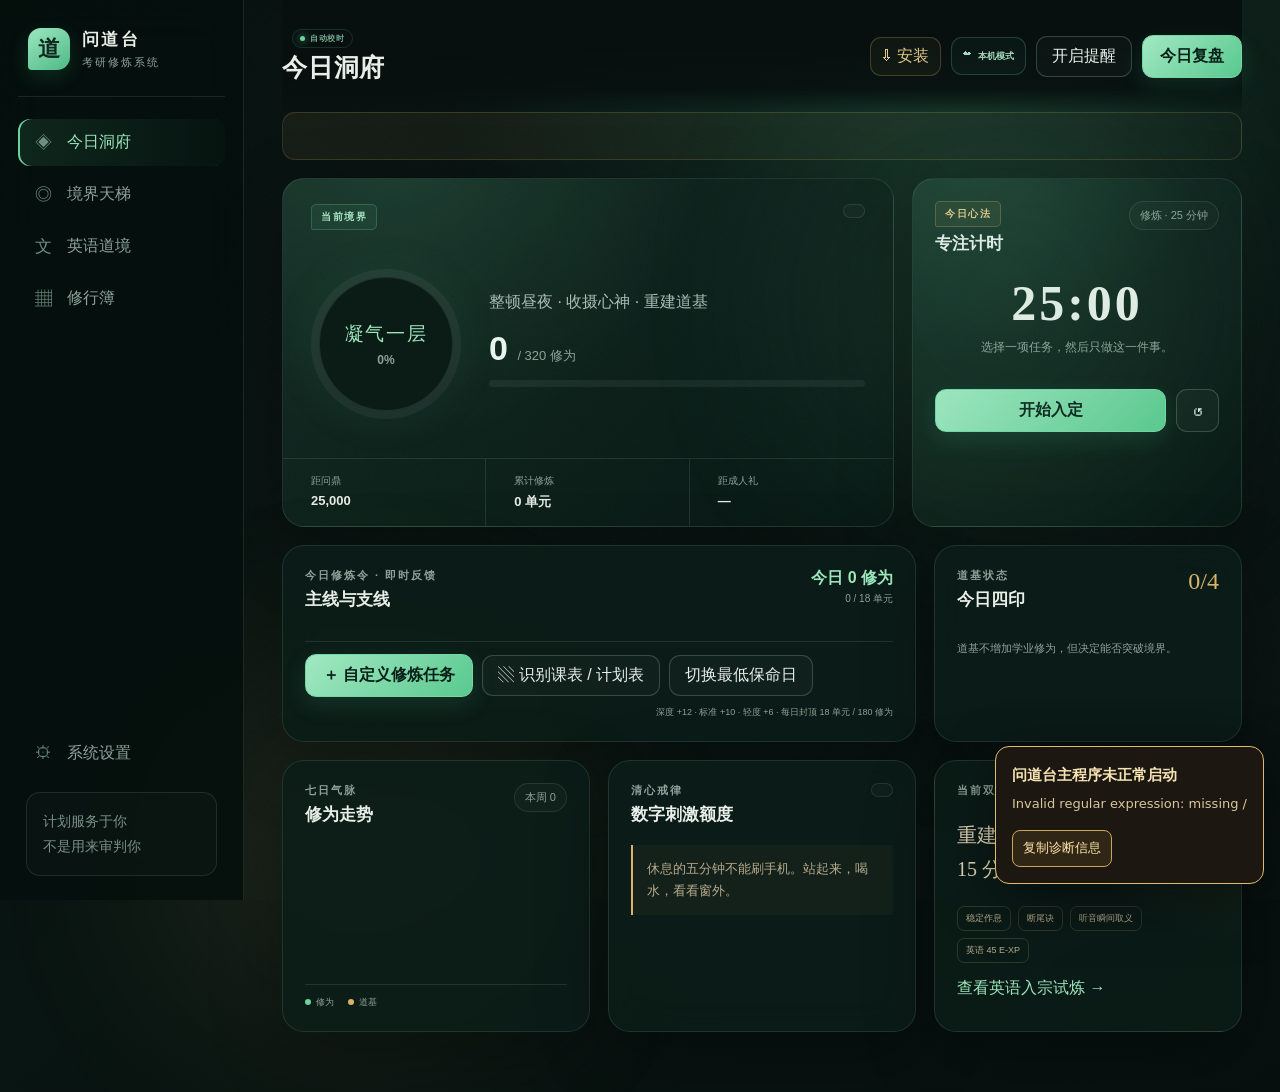
<file: index.html>
<!doctype html>
<html lang="zh-CN">
<head>
  <meta charset="UTF-8" />
  <meta name="viewport" content="width=device-width, initial-scale=1.0" />
  <meta name="theme-color" content="#071613" />
  <meta name="apple-mobile-web-app-capable" content="yes" />
  <meta name="apple-mobile-web-app-status-bar-style" content="black-translucent" />
  <title>问道台 · 考研修炼系统</title>
  <link rel="manifest" href="manifest.webmanifest" />
  <link rel="icon" href="icons/icon.svg" type="image/svg+xml" />
  <link rel="apple-touch-icon" href="icons/icon-192.png" />
  <link rel="stylesheet" href="styles.css?v=20260711-v19" />
</head>
<body>
  <div class="ambient ambient-one"></div>
  <div class="ambient ambient-two"></div>

  <aside class="sidebar" aria-label="主导航">
    <div class="brand">
      <div class="brand-mark">道</div>
      <div><strong>问道台</strong><span>考研修炼系统</span></div>
    </div>
    <nav id="nav">
      <button class="nav-item active" data-view="dashboard"><span>◈</span>今日洞府</button>
      <button class="nav-item" data-view="realm"><span>◎</span>境界天梯</button>
      <button class="nav-item" data-view="english"><span>文</span>英语道境</button>
      <button class="nav-item" data-view="history"><span>▦</span>修行簿</button>
    </nav>
    <div class="sidebar-bottom">
      <button class="nav-item" data-view="settings"><span>⚙</span>系统设置</button>
      <div class="motto">计划服务于你<br />不是用来审判你</div>
    </div>
  </aside>

  <main class="main-shell">
    <header class="topbar">
      <div>
        <p class="eyebrow"><span id="todayLabel"></span><span class="live-time-badge"><i></i>自动校时</span></p>
        <h1 id="pageTitle">今日洞府</h1>
      </div>
      <div class="top-actions">
        <button id="installAppBtn" class="install-app-btn" hidden aria-label="安装问道台">⇩ <span>安装</span></button>
        <button id="cloudStatusBtn" class="cloud-status-btn"><span>☁</span><b id="cloudStatusText">本机模式</b></button>
        <button id="notificationBtn" class="ghost-btn">开启提醒</button>
        <button id="openCheckin" class="primary-btn">今日复盘</button>
      </div>
    </header>

    <section id="dashboard" class="view active">
      <div id="alertStrip" class="alert-strip"></div>

      <div class="hero-grid">
        <article class="realm-card ink-card">
          <div class="realm-card-top">
            <span class="seal">当前境界</span>
            <span id="phasePill" class="phase-pill"></span>
          </div>
          <div class="realm-core">
            <div class="realm-ring" id="realmRing">
              <div><span id="realmMinor">凝气一层</span><strong id="realmPercent">0%</strong></div>
            </div>
            <div class="realm-copy">
              <p id="realmMeaning">整顿昼夜 · 收摄心神 · 重建道基</p>
              <h2><span id="currentXp">0</span> <small>/ <span id="nextXp">320</span> 修为</small></h2>
              <div class="progress-track"><i id="realmProgress"></i></div>
              <p id="nextRealmHint" class="muted"></p>
            </div>
          </div>
          <div class="realm-footer">
            <div><span>距问鼎</span><strong id="xpToSummit">25,000</strong></div>
            <div><span>累计修炼</span><strong id="totalUnits">0 单元</strong></div>
            <div><span>距成人礼</span><strong id="daysToExam">—</strong></div>
          </div>
        </article>

        <article class="focus-card ink-card">
          <div class="card-heading">
            <div><span class="seal gold">今日心法</span><h3>专注计时</h3></div>
            <span id="timerMode" class="subtle-tag">修炼 · 25 分钟</span>
          </div>
          <div class="timer" id="timerDisplay">25:00</div>
          <p id="timerTask" class="timer-task">选择一项任务，然后只做这一件事。</p>
          <div class="timer-actions">
            <button id="timerStart" class="primary-btn wide">开始入定</button>
            <button id="timerReset" class="icon-btn" aria-label="重置计时">↺</button>
          </div>
          <div class="timer-dots" id="timerDots"></div>
        </article>
      </div>

      <div class="dashboard-grid">
        <article class="tasks-card panel span-2">
          <div class="card-heading">
            <div><p class="eyebrow">今日修炼令 · 即时反馈</p><h3 id="taskHeading">主线与支线</h3></div>
            <div class="task-live-stats"><strong id="todayGeneralXp">今日 0 修为</strong><span id="taskDoneCount">0 / 18 单元</span></div>
          </div>
          <div id="taskList" class="task-list"></div>
          <div class="task-card-actions"><button id="addCustomTask" class="primary-btn">＋ 自定义修炼任务</button><button id="scanTaskChart" class="ghost-btn">▧ 识别课表 / 计划表</button><button id="applySurvival" class="ghost-btn">切换最低保命日</button><span>深度 +12 · 标准 +10 · 轻度 +6 · 每日封顶 18 单元 / 180 修为</span></div>
        </article>

        <article class="panel foundation-card">
          <div class="card-heading">
            <div><p class="eyebrow">道基状态</p><h3>今日四印</h3></div>
            <strong id="foundationScore" class="score-orb">0/4</strong>
          </div>
          <div id="foundationList" class="foundation-list"></div>
          <p class="muted small">道基不增加学业修为，但决定能否突破境界。</p>
        </article>

        <article class="panel trend-card">
          <div class="card-heading">
            <div><p class="eyebrow">七日气脉</p><h3>修为走势</h3></div>
            <span id="weekXp" class="subtle-tag">本周 0</span>
          </div>
          <div id="weekChart" class="week-chart"></div>
          <div class="legend"><span><i class="jade"></i>修为</span><span><i class="gold-dot"></i>道基</span></div>
        </article>

        <article class="panel limits-card">
          <div class="card-heading">
            <div><p class="eyebrow">清心戒律</p><h3>数字刺激额度</h3></div>
            <span id="digitalPhase" class="subtle-tag"></span>
          </div>
          <div id="limitMeters"></div>
          <blockquote>休息的五分钟不能刷手机。站起来，喝水，看看窗外。</blockquote>
        </article>

        <article class="panel main-quest-card">
          <p class="eyebrow">当前双主线</p>
          <h3>重建道基；把英语神识续航从 15 分钟推进到 30 分钟。</h3>
          <div class="quest-chips"><span>稳定作息</span><span>断尾诀</span><span>听音瞬间取义</span><span id="dashboardEnglishXp">英语 45 E-XP</span></div>
          <button class="text-btn" data-jump="english">查看英语入宗试炼 →</button>
        </article>
      </div>
    </section>

    <section id="realm" class="view">
      <div class="section-intro"><p class="eyebrow">双钥匙晋级</p><h2>境界天梯</h2><p>修为达到阈值只是第一把钥匙；真实能力试炼，是第二把钥匙。</p></div>
      <div class="realm-layout">
        <article class="panel realm-map-panel"><div id="realmMap" class="realm-map"></div></article>
        <article class="panel trial-panel">
          <p class="eyebrow">突破资格</p><h3 id="trialTitle">凝气期 · 道基试炼</h3>
          <div id="trialChecklist" class="trial-checklist"></div>
          <div id="breakthroughStatus" class="breakthrough-status"></div>
        </article>
      </div>
    </section>

    <section id="english" class="view">
      <div class="section-intro"><p class="eyebrow">耳朵追上眼睛</p><h2>英语道境</h2><p>境界看下限和稳定性，战力看最好成绩。一次峰值是“爆种”，最近五次的稳定表现才决定突破。</p></div>
      <div class="english-grid">
        <article class="english-hero ink-card">
          <div><span class="seal">正式道境</span><h2 id="englishRealm">元婴圆满</h2><p>稳定战力 IELTS 6.5 · 下一境界：化神——稳定 7.0</p></div>
          <div class="combat-stats">
            <div><span>常态上限</span><strong>7.0</strong></div>
            <div><span>听力峰值</span><strong>33<small>/40</small></strong></div>
            <div><span>峰值战力</span><strong>7.5</strong></div>
          </div>
        </article>

        <article class="panel span-2 english-xp-panel">
          <div class="card-heading"><div><p class="eyebrow">英语修为 · E-XP</p><h3>元婴圆满 → 化神</h3></div><strong id="englishXpLabel" class="score-orb">45 / 1800</strong></div>
          <div class="progress-track english-xp-track"><i id="englishXpProgress"></i></div>
          <div class="english-xp-meta"><span>常规每日上限 75 · 模考日 100</span><span>修为即时入账，突破仍需通过稳定度试炼</span></div>
          <p class="muted small">修为够但试炼没过：停留瓶颈期。试炼偶然高分但修为不足：临时爆种，不算突破。</p>
        </article>

        <article class="panel trial-result-card">
          <div class="card-heading"><div><p class="eyebrow">入宗试炼一 · 已完成</p><h3>剑桥雅思 20 · Test 1</h3></div><span class="achievement-badge">听脉初证</span></div>
          <div class="test-score"><strong>33</strong><span>/40<br />听力峰值约 7.5</span></div>
          <div class="trial-meter"><span>化神稳定度试炼</span><b>1 / 5</b></div>
          <p class="muted">语言理解已达高阶区间；稳定度、后程续航和漏听恢复尚未达标。</p>
        </article>

        <article class="panel bottleneck-card">
          <p class="eyebrow">瓶颈锁定</p><h3>神识续航不足</h3>
          <div class="endurance-line"><strong>15<small>分钟</small></strong><i></i><strong>30<small>分钟</small></strong></div>
          <ul><li>超过 15 分钟后处理速度下降</li><li>追忆上一句导致连锁漏听</li><li>声音—拼写与音节表征不稳</li><li>目标：10 秒或一道题内接回语流</li></ul>
          <blockquote><b>断尾诀</b>：漏掉一个，立即舍弃；呼气、移到下一题、预测关键词。</blockquote>
        </article>

        <article class="panel span-2 english-log-panel">
          <div class="card-heading"><div><p class="eyebrow">今日英语修炼</p><h3>完成一轮，即时计入 E-XP</h3></div><span id="todayEnglishXp" class="subtle-tag">今日 0 / 75</span></div>
          <div id="englishPracticeList" class="english-practice-list"></div>
          <div class="mock-actions"><span>雅思试炼：</span><button data-mock-xp="20">Listening Section + 纠错 · 20</button><button data-mock-xp="35">完整听力 · 35</button><button data-mock-xp="60">完整听力 + 复盘 · 60</button><button data-mock-xp="100">四科模考 + 复盘 · 100</button></div>
        </article>

        <article class="panel span-2">
          <div class="card-heading"><div><p class="eyebrow">入宗校准</p><h3>英语四试</h3></div><span id="englishTrialsDone" class="subtle-tag">1 / 4 完成</span></div>
          <div id="englishTrials" class="english-trials"></div>
        </article>

        <article class="panel english-routine">
          <p class="eyebrow">当前第一功法</p><h3>听脉四炼 · 25 分钟</h3>
          <ol><li><b>一炼 · 盲听取意</b><span>3—8 分钟材料，不开字幕，不暂停；写主题、论证与卡点。</span></li><li><b>二炼 · 文本验伤</b><span>标记 P/S/V/L/A/C/G，找出失效的处理环节。</span></li><li><b>三炼 · 听脉重铸</b><span>精炼最难的 30—90 秒，模仿重音、节奏和音节压缩。</span></li><li><b>四炼 · 言灵复现</b><span>关闭文本，用自己的英语重组并复述内容。</span></li></ol>
        </article>
        <article class="panel english-routine">
          <p class="eyebrow">每日 60 分钟听力模板</p><h3>续航、精听、拼写、输出</h3>
          <ol><li><b>20 分钟连续听</b><span>不暂停、不回放；疲劳和漏听时使用断尾诀。</span></li><li><b>20 分钟语音精听</b><span>处理认识却没听出的词、弱读、连读和音节压缩。</span></li><li><b>10 分钟听写</b><span>只练 10 个词或短语，隔 10 分钟和次日复测。</span></li><li><b>10 分钟口头复述</b><span>复述内容结构、主要论点和个人判断。</span></li></ol>
        </article>

        <article class="panel span-2 endurance-panel">
          <div class="card-heading"><div><p class="eyebrow">四周元婴炼神期</p><h3>渐进越过 15 分钟瓶颈</h3></div><span class="subtle-tag">目标不是不累，而是快速恢复</span></div>
          <div class="endurance-steps"><div><em>第一周</em><strong>18 分钟</strong><span>越过原瓶颈</span></div><div><em>第二周</em><strong>22 分钟</strong><span>走神后重新接入</span></div><div><em>第三周</em><strong>26 分钟</strong><span>接近完整听力</span></div><div><em>第四周</em><strong>30 分钟</strong><span>全程不暂停回放</span></div></div>
          <p class="muted small">每次记录首次疲劳分钟、是否连锁漏听、恢复所用秒数或题数、结束后能否复述。</p>
        </article>

        <article class="panel span-2 breakthrough-panel">
          <div class="card-heading"><div><p class="eyebrow">双钥匙突破</p><h3>元婴圆满至问鼎</h3></div><span class="subtle-tag">稳定表现 + E-XP</span></div>
          <div id="englishBreakthroughs" class="english-breakthroughs"></div>
        </article>

        <article class="panel span-2 ladder-panel"><div class="card-heading"><div><p class="eyebrow">完整道境对标</p><h3>英语境界天梯</h3></div><span class="subtle-tag">核心胜利：稳定 7.5 · 高阶冲刺：8.0</span></div><div id="englishLadder" class="english-ladder"></div></article>
      </div>
    </section>

    <section id="history" class="view">
      <div class="section-intro"><p class="eyebrow">每一日都算数</p><h2>修行簿</h2><p>今日复盘会写入这里；沉淀之后，可以追加二度复盘修正自己的判断。</p></div>
      <div class="history-summary" id="historySummary"></div>
      <article class="panel"><div id="historyList" class="history-list"></div></article>
    </section>

    <section id="settings" class="view">
      <div class="section-intro"><p class="eyebrow">系统为人服务</p><h2>修炼设置</h2><p>所有阈值都是可调的。若计划不现实，改计划，不责罚自己。</p></div>
      <div class="settings-grid">
        <article class="panel settings-form">
          <h3>基础信息</h3>
          <label>修炼者称呼<input id="settingName" type="text" /></label>
          <label>起修日期<input id="settingStart" type="date" /></label>
          <label>考研成人礼<input id="settingExam" type="date" /></label>
          <label>每日提醒时间<input id="settingReminder" type="time" /></label>
          <button id="saveSettings" class="primary-btn">保存设置</button>
        </article>
        <article class="panel">
          <h3>数据掌控</h3>
          <p class="muted">本机会始终保留可用副本；登录后自动同步到你的私人云端档案。</p>
          <div class="data-actions"><button id="exportData" class="ghost-btn">导出修行档案</button><label class="ghost-btn file-label">导入档案<input id="importData" type="file" accept="application/json" /></label><button id="resetData" class="danger-btn">清空全部记录</button></div>
        </article>
        <article class="panel span-2 cloud-settings-card">
          <div><p class="eyebrow">跨端修行</p><h3>手机与电脑共用一份进度</h3><p id="cloudSettingsStatus" class="muted">当前为本机模式。连接账号后，任务、修为和复盘会自动同步。</p></div>
          <div class="cloud-settings-actions"><button id="openCloudSettings" class="primary-btn">连接云端账号</button><button id="manualCloudSync" class="ghost-btn" hidden>立即同步</button></div>
        </article>
        <article class="panel span-2 principles">
          <h3>三条不变的宗门戒律</h3>
          <div><span>一</span><p><b>以真实能力增长为准</b>不为刷修为而学习。</p></div>
          <div><span>二</span><p><b>计划服务于你</b>完不成时先诊断任务、环境与恢复。</p></div>
          <div><span>三</span><p><b>可以降级执行</b>但不因一天失控就彻底弃疗。</p></div>
        </article>
      </div>
    </section>
  </main>

  <div id="toast" class="toast" role="status"></div>

  <dialog id="checkinDialog" class="checkin-dialog">
    <form method="dialog" id="checkinForm">
      <div class="dialog-head"><div><p class="eyebrow">今日复盘与反思</p><h2>向自己说真话</h2></div><button value="cancel" class="close-btn" aria-label="关闭">×</button></div>
      <div class="form-grid">
        <fieldset><legend>睡眠与身心</legend><label>上床时间<input name="bedTime" type="time" value="23:00" /></label><label>起床时间<input name="wakeTime" type="time" value="07:30" /></label><label>今日能量（1—10）<input name="energy" type="number" min="1" max="10" value="6" /></label><label class="full">今日最大心魔<textarea name="challenge" placeholder="是什么让启动变得困难？"></textarea></label></fieldset>
        <fieldset><legend>学习反思</legend><label class="full">今日真正的能力增长<textarea name="growth" placeholder="今天具体学会、理解或纠正了什么？"></textarea></label><label class="full">值得保留的做法<textarea name="worked" placeholder="什么方法、环境或安排有效？"></textarea></label><label class="full">明日唯一重点<textarea name="tomorrow" placeholder="明天最重要的一件事是什么？"></textarea></label></fieldset>
        <fieldset><legend>道基与数字戒律</legend><label>运动分钟<input name="exerciseMinutes" type="number" min="0" value="0" /></label><label>读经祷告分钟<input name="prayerMinutes" type="number" min="0" value="0" /></label><label>社交媒体分钟<input name="socialMinutes" type="number" min="0" value="0" /></label><label>游戏分钟<input name="gameMinutes" type="number" min="0" value="0" /></label><label class="check full"><input name="phoneAway" type="checkbox" />专注期间手机不在手边</label><label class="check full"><input name="survivalMode" type="checkbox" />今日执行最低保命令</label></fieldset>
      </div>
      <div id="checkinPreview" class="checkin-preview"></div>
      <div class="dialog-actions"><button value="cancel" class="ghost-btn">稍后再写</button><button id="saveCheckin" value="default" class="primary-btn">写入修行簿</button></div>
    </form>
  </dialog>

  <dialog id="customTaskDialog" class="checkin-dialog compact-dialog">
    <form method="dialog" id="customTaskForm">
      <div class="dialog-head"><div><p class="eyebrow">自定义修炼</p><h2>添加今日任务</h2></div><button value="cancel" class="close-btn" aria-label="关闭">×</button></div>
      <div class="custom-task-form">
        <label>任务名称<input name="name" type="text" required placeholder="例如：康德《纯粹理性批判》精读" /></label>
        <label>修炼类型<select name="type"><option value="deep">深度 · 12修为/单元</option><option value="standard" selected>标准 · 10修为/单元</option><option value="light">轻度 · 6修为/单元</option><option value="foundation">道基任务 · 不增加修为</option></select></label>
        <label>目标单元<input name="target" type="number" min="1" max="18" value="1" /></label>
        <label>开始时间<input name="time" type="time" /></label>
      </div>
      <div class="dialog-actions"><button value="cancel" class="ghost-btn">取消</button><button id="saveCustomTask" value="default" class="primary-btn">加入今日修炼令</button></div>
    </form>
  </dialog>

  <dialog id="secondReviewDialog" class="checkin-dialog compact-dialog">
    <form method="dialog" id="secondReviewForm">
      <div class="dialog-head"><div><p class="eyebrow">二度复盘</p><h2 id="secondReviewTitle">重新审视这一天</h2></div><button value="cancel" class="close-btn" aria-label="关闭">×</button></div>
      <input id="secondReviewDate" type="hidden" />
      <label class="second-review-field">沉淀后的新判断<textarea id="secondReviewText" placeholder="哪些判断需要修正？真正的瓶颈是什么？下一次如何做得更好？"></textarea></label>
      <div class="dialog-actions"><button value="cancel" class="ghost-btn">取消</button><button id="saveSecondReview" value="default" class="primary-btn">保存二度复盘</button></div>
    </form>
  </dialog>

  <dialog id="scheduleImportDialog" class="checkin-dialog schedule-import-dialog">
    <form method="dialog" id="scheduleImportForm">
      <div class="dialog-head"><div><p class="eyebrow">图表布令</p><h2>从课表或计划表生成任务</h2></div><button value="cancel" class="close-btn" aria-label="关闭">×</button></div>
      <p class="privacy-note">图片只在当前设备识别，不上传、不写入修行档案。首次识别需要联网下载中文识别模型。</p>
      <div class="schedule-upload-grid">
        <label class="schedule-drop-zone" id="scheduleDropZone">
          <input id="scheduleImageInput" type="file" accept="image/*" capture="environment" />
          <span>拍照或选择图片</span><small>支持课表截图、手写清单照片和计划表</small>
          <img id="scheduleImagePreview" alt="待识别图表预览" hidden />
        </label>
        <div class="ocr-workbench">
          <div class="ocr-progress"><span id="ocrStatus">等待选择图片</span><strong id="ocrPercent">0%</strong></div>
          <div class="meter"><i id="ocrProgressBar" style="width:0%"></i></div>
          <label>识别文字（可手动修正）<textarea id="ocrRawText" placeholder="识别结果会出现在这里；也可以直接粘贴课表文字。"></textarea></label>
          <div class="ocr-actions"><button id="recognizeSchedule" type="button" class="primary-btn" disabled>开始识别</button><button id="parseScheduleText" type="button" class="ghost-btn">按文字生成任务</button></div>
        </div>
      </div>
      <div class="schedule-candidates-head"><div><h3>任务预览</h3><p class="muted">识别后仍可逐项修改，确认后才会加入今日修炼令。</p></div><span id="scheduleCandidateCount" class="subtle-tag">0 项</span></div>
      <div id="scheduleCandidates" class="schedule-candidates"><p class="muted empty-candidates">尚未生成任务。</p></div>
      <div class="dialog-actions"><button value="cancel" class="ghost-btn">取消</button><button id="importScheduleTasks" value="default" class="primary-btn" disabled>导入选中任务</button></div>
    </form>
  </dialog>

  <dialog id="cloudDialog" class="checkin-dialog compact-dialog">
    <form method="dialog" id="cloudForm">
      <div class="dialog-head"><div><p class="eyebrow">云端洞府</p><h2>跨设备同步修行档案</h2></div><button value="cancel" class="close-btn" aria-label="关闭">×</button></div>
      <div id="cloudUnavailable" class="cloud-unavailable" hidden>云端服务尚未完成发布配置，本机数据仍会正常保存。</div>
      <div id="cloudLoggedOut" class="cloud-auth-fields">
        <label>邮箱<input id="cloudEmail" type="email" autocomplete="email" placeholder="name@example.com" /></label>
        <label>密码<input id="cloudPassword" type="password" minlength="8" autocomplete="current-password" placeholder="至少 8 位" /></label>
        <p class="muted">首次使用请选择“注册”。若启用了邮箱确认，请在邮件中完成确认后再登录。</p>
        <div class="cloud-auth-actions"><button id="cloudSignIn" type="button" class="primary-btn">登录并同步</button><button id="cloudSignUp" type="button" class="ghost-btn">注册账号</button></div>
      </div>
      <div id="cloudLoggedIn" class="cloud-account" hidden>
        <div><span>当前账号</span><strong id="cloudAccountEmail">—</strong></div>
        <p id="cloudLastSync" class="muted">等待同步</p>
        <div class="cloud-auth-actions"><button id="cloudSyncNow" type="button" class="primary-btn">立即同步</button><button id="cloudSignOut" type="button" class="ghost-btn">退出账号</button></div>
      </div>
      <div id="cloudConflict" class="cloud-conflict" hidden>
        <strong>检测到手机和电脑都有新进度</strong>
        <p>同步已经安全暂停，没有覆盖任何档案。请选择这次要保留哪一份。</p>
        <div class="cloud-auth-actions"><button id="cloudUseLocal" type="button" class="primary-btn">保留本机并上传</button><button id="cloudUseRemote" type="button" class="ghost-btn">载入云端档案</button></div>
      </div>
      <p id="cloudDialogStatus" class="checkin-preview">本地优先：断网时照常使用，联网后自动同步。</p>
    </form>
  </dialog>

  <script src="boot-guard.js?v=20260711-v20"></script>
  <script src="cloud-config.js"></script>
  <script src="cloud-sync.js?v=20260711-v20"></script>
  <script src="vendor/tesseract.min.js"></script>
  <script src="app.js?v=20260711-v20"></script>
  <script src="feedback-overrides.js?v=20260711-feedback-v20"></script>
</body>
</html>
</file>
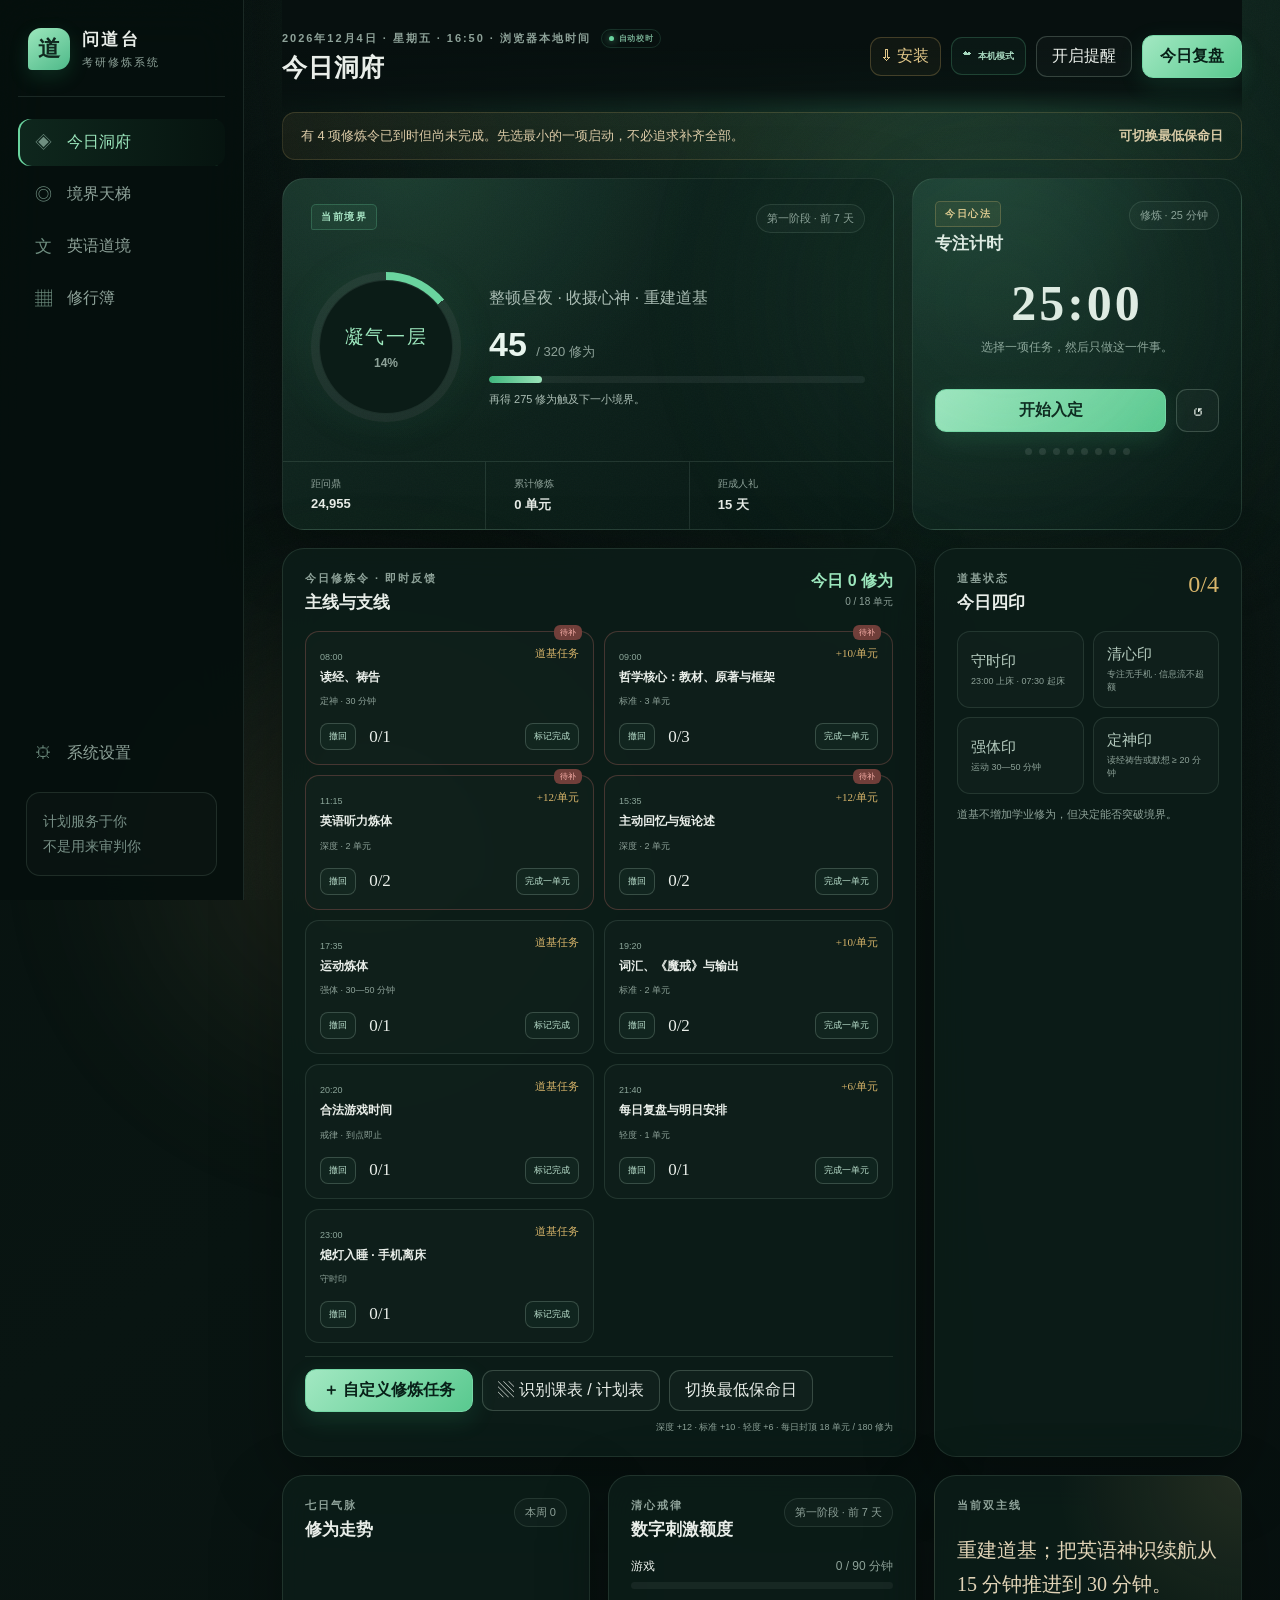
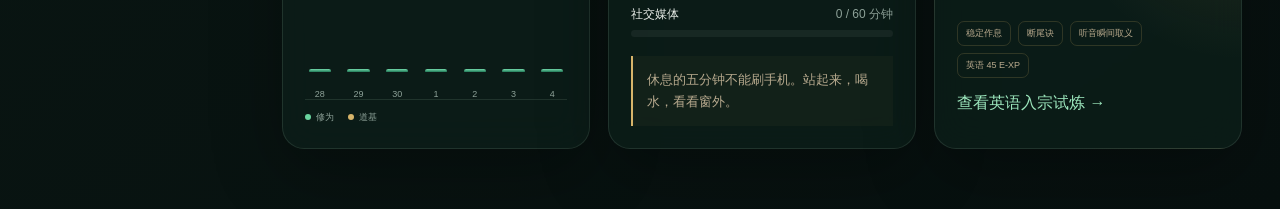
<file: 问道台/index.html>
<!doctype html>
<html lang="zh-CN">
<head>
  <meta charset="UTF-8" />
  <meta name="viewport" content="width=device-width, initial-scale=1.0" />
  <meta name="theme-color" content="#071613" />
  <meta name="apple-mobile-web-app-capable" content="yes" />
  <meta name="apple-mobile-web-app-status-bar-style" content="black-translucent" />
  <title>问道台 · 考研修炼系统</title>
  <link rel="manifest" href="manifest.webmanifest" />
  <link rel="icon" href="icons/icon.svg" type="image/svg+xml" />
  <link rel="apple-touch-icon" href="icons/icon-192.png" />
  <link rel="stylesheet" href="styles.css" />
</head>
<body>
  <div class="ambient ambient-one"></div>
  <div class="ambient ambient-two"></div>

  <aside class="sidebar" aria-label="主导航">
    <div class="brand">
      <div class="brand-mark">道</div>
      <div><strong>问道台</strong><span>考研修炼系统</span></div>
    </div>
    <nav id="nav">
      <button class="nav-item active" data-view="dashboard"><span>◈</span>今日洞府</button>
      <button class="nav-item" data-view="realm"><span>◎</span>境界天梯</button>
      <button class="nav-item" data-view="english"><span>文</span>英语道境</button>
      <button class="nav-item" data-view="history"><span>▦</span>修行簿</button>
    </nav>
    <div class="sidebar-bottom">
      <button class="nav-item" data-view="settings"><span>⚙</span>系统设置</button>
      <div class="motto">计划服务于你<br />不是用来审判你</div>
    </div>
  </aside>

  <main class="main-shell">
    <header class="topbar">
      <div>
        <p class="eyebrow"><span id="todayLabel"></span><span class="live-time-badge"><i></i>自动校时</span></p>
        <h1 id="pageTitle">今日洞府</h1>
      </div>
      <div class="top-actions">
        <button id="installAppBtn" class="install-app-btn" hidden aria-label="安装问道台">⇩ <span>安装</span></button>
        <button id="cloudStatusBtn" class="cloud-status-btn"><span>☁</span><b id="cloudStatusText">本机模式</b></button>
        <button id="notificationBtn" class="ghost-btn">开启提醒</button>
        <button id="openCheckin" class="primary-btn">今日复盘</button>
      </div>
    </header>

    <section id="dashboard" class="view active">
      <div id="alertStrip" class="alert-strip"></div>

      <div class="hero-grid">
        <article class="realm-card ink-card">
          <div class="realm-card-top">
            <span class="seal">当前境界</span>
            <span id="phasePill" class="phase-pill"></span>
          </div>
          <div class="realm-core">
            <div class="realm-ring" id="realmRing">
              <div><span id="realmMinor">凝气一层</span><strong id="realmPercent">0%</strong></div>
            </div>
            <div class="realm-copy">
              <p id="realmMeaning">整顿昼夜 · 收摄心神 · 重建道基</p>
              <h2><span id="currentXp">0</span> <small>/ <span id="nextXp">320</span> 修为</small></h2>
              <div class="progress-track"><i id="realmProgress"></i></div>
              <p id="nextRealmHint" class="muted"></p>
            </div>
          </div>
          <div class="realm-footer">
            <div><span>距问鼎</span><strong id="xpToSummit">25,000</strong></div>
            <div><span>累计修炼</span><strong id="totalUnits">0 单元</strong></div>
            <div><span>距成人礼</span><strong id="daysToExam">—</strong></div>
          </div>
        </article>

        <article class="focus-card ink-card">
          <div class="card-heading">
            <div><span class="seal gold">今日心法</span><h3>专注计时</h3></div>
            <span id="timerMode" class="subtle-tag">修炼 · 25 分钟</span>
          </div>
          <div class="timer" id="timerDisplay">25:00</div>
          <p id="timerTask" class="timer-task">选择一项任务，然后只做这一件事。</p>
          <div class="timer-actions">
            <button id="timerStart" class="primary-btn wide">开始入定</button>
            <button id="timerReset" class="icon-btn" aria-label="重置计时">↺</button>
          </div>
          <div class="timer-dots" id="timerDots"></div>
        </article>
      </div>

      <div class="dashboard-grid">
        <article class="tasks-card panel span-2">
          <div class="card-heading">
            <div><p class="eyebrow">今日修炼令 · 即时反馈</p><h3 id="taskHeading">主线与支线</h3></div>
            <div class="task-live-stats"><strong id="todayGeneralXp">今日 0 修为</strong><span id="taskDoneCount">0 / 18 单元</span></div>
          </div>
          <div id="taskList" class="task-list"></div>
          <div class="task-card-actions"><button id="addCustomTask" class="primary-btn">＋ 自定义修炼任务</button><button id="scanTaskChart" class="ghost-btn">▧ 识别课表 / 计划表</button><button id="applySurvival" class="ghost-btn">切换最低保命日</button><span>深度 +12 · 标准 +10 · 轻度 +6 · 每日封顶 18 单元 / 180 修为</span></div>
        </article>

        <article class="panel foundation-card">
          <div class="card-heading">
            <div><p class="eyebrow">道基状态</p><h3>今日四印</h3></div>
            <strong id="foundationScore" class="score-orb">0/4</strong>
          </div>
          <div id="foundationList" class="foundation-list"></div>
          <p class="muted small">道基不增加学业修为，但决定能否突破境界。</p>
        </article>

        <article class="panel trend-card">
          <div class="card-heading">
            <div><p class="eyebrow">七日气脉</p><h3>修为走势</h3></div>
            <span id="weekXp" class="subtle-tag">本周 0</span>
          </div>
          <div id="weekChart" class="week-chart"></div>
          <div class="legend"><span><i class="jade"></i>修为</span><span><i class="gold-dot"></i>道基</span></div>
        </article>

        <article class="panel limits-card">
          <div class="card-heading">
            <div><p class="eyebrow">清心戒律</p><h3>数字刺激额度</h3></div>
            <span id="digitalPhase" class="subtle-tag"></span>
          </div>
          <div id="limitMeters"></div>
          <blockquote>休息的五分钟不能刷手机。站起来，喝水，看看窗外。</blockquote>
        </article>

        <article class="panel main-quest-card">
          <p class="eyebrow">当前双主线</p>
          <h3>重建道基；把英语神识续航从 15 分钟推进到 30 分钟。</h3>
          <div class="quest-chips"><span>稳定作息</span><span>断尾诀</span><span>听音瞬间取义</span><span id="dashboardEnglishXp">英语 45 E-XP</span></div>
          <button class="text-btn" data-jump="english">查看英语入宗试炼 →</button>
        </article>
      </div>
    </section>

    <section id="realm" class="view">
      <div class="section-intro"><p class="eyebrow">双钥匙晋级</p><h2>境界天梯</h2><p>修为达到阈值只是第一把钥匙；真实能力试炼，是第二把钥匙。</p></div>
      <div class="realm-layout">
        <article class="panel realm-map-panel"><div id="realmMap" class="realm-map"></div></article>
        <article class="panel trial-panel">
          <p class="eyebrow">突破资格</p><h3 id="trialTitle">凝气期 · 道基试炼</h3>
          <div id="trialChecklist" class="trial-checklist"></div>
          <div id="breakthroughStatus" class="breakthrough-status"></div>
        </article>
      </div>
    </section>

    <section id="english" class="view">
      <div class="section-intro"><p class="eyebrow">耳朵追上眼睛</p><h2>英语道境</h2><p>境界看下限和稳定性，战力看最好成绩。一次峰值是“爆种”，最近五次的稳定表现才决定突破。</p></div>
      <div class="english-grid">
        <article class="english-hero ink-card">
          <div><span class="seal">正式道境</span><h2 id="englishRealm">元婴圆满</h2><p>稳定战力 IELTS 6.5 · 下一境界：化神——稳定 7.0</p></div>
          <div class="combat-stats">
            <div><span>常态上限</span><strong>7.0</strong></div>
            <div><span>听力峰值</span><strong>33<small>/40</small></strong></div>
            <div><span>峰值战力</span><strong>7.5</strong></div>
          </div>
        </article>

        <article class="panel span-2 english-xp-panel">
          <div class="card-heading"><div><p class="eyebrow">英语修为 · E-XP</p><h3>元婴圆满 → 化神</h3></div><strong id="englishXpLabel" class="score-orb">45 / 1800</strong></div>
          <div class="progress-track english-xp-track"><i id="englishXpProgress"></i></div>
          <div class="english-xp-meta"><span>常规每日上限 75 · 模考日 100</span><span>修为即时入账，突破仍需通过稳定度试炼</span></div>
          <p class="muted small">修为够但试炼没过：停留瓶颈期。试炼偶然高分但修为不足：临时爆种，不算突破。</p>
        </article>

        <article class="panel trial-result-card">
          <div class="card-heading"><div><p class="eyebrow">入宗试炼一 · 已完成</p><h3>剑桥雅思 20 · Test 1</h3></div><span class="achievement-badge">听脉初证</span></div>
          <div class="test-score"><strong>33</strong><span>/40<br />听力峰值约 7.5</span></div>
          <div class="trial-meter"><span>化神稳定度试炼</span><b>1 / 5</b></div>
          <p class="muted">语言理解已达高阶区间；稳定度、后程续航和漏听恢复尚未达标。</p>
        </article>

        <article class="panel bottleneck-card">
          <p class="eyebrow">瓶颈锁定</p><h3>神识续航不足</h3>
          <div class="endurance-line"><strong>15<small>分钟</small></strong><i></i><strong>30<small>分钟</small></strong></div>
          <ul><li>超过 15 分钟后处理速度下降</li><li>追忆上一句导致连锁漏听</li><li>声音—拼写与音节表征不稳</li><li>目标：10 秒或一道题内接回语流</li></ul>
          <blockquote><b>断尾诀</b>：漏掉一个，立即舍弃；呼气、移到下一题、预测关键词。</blockquote>
        </article>

        <article class="panel span-2 english-log-panel">
          <div class="card-heading"><div><p class="eyebrow">今日英语修炼</p><h3>完成一轮，即时计入 E-XP</h3></div><span id="todayEnglishXp" class="subtle-tag">今日 0 / 75</span></div>
          <div id="englishPracticeList" class="english-practice-list"></div>
          <div class="mock-actions"><span>雅思试炼：</span><button data-mock-xp="20">Listening Section + 纠错 · 20</button><button data-mock-xp="35">完整听力 · 35</button><button data-mock-xp="60">完整听力 + 复盘 · 60</button><button data-mock-xp="100">四科模考 + 复盘 · 100</button></div>
        </article>

        <article class="panel span-2">
          <div class="card-heading"><div><p class="eyebrow">入宗校准</p><h3>英语四试</h3></div><span id="englishTrialsDone" class="subtle-tag">1 / 4 完成</span></div>
          <div id="englishTrials" class="english-trials"></div>
        </article>

        <article class="panel english-routine">
          <p class="eyebrow">当前第一功法</p><h3>听脉四炼 · 25 分钟</h3>
          <ol><li><b>一炼 · 盲听取意</b><span>3—8 分钟材料，不开字幕，不暂停；写主题、论证与卡点。</span></li><li><b>二炼 · 文本验伤</b><span>标记 P/S/V/L/A/C/G，找出失效的处理环节。</span></li><li><b>三炼 · 听脉重铸</b><span>精炼最难的 30—90 秒，模仿重音、节奏和音节压缩。</span></li><li><b>四炼 · 言灵复现</b><span>关闭文本，用自己的英语重组并复述内容。</span></li></ol>
        </article>
        <article class="panel english-routine">
          <p class="eyebrow">每日 60 分钟听力模板</p><h3>续航、精听、拼写、输出</h3>
          <ol><li><b>20 分钟连续听</b><span>不暂停、不回放；疲劳和漏听时使用断尾诀。</span></li><li><b>20 分钟语音精听</b><span>处理认识却没听出的词、弱读、连读和音节压缩。</span></li><li><b>10 分钟听写</b><span>只练 10 个词或短语，隔 10 分钟和次日复测。</span></li><li><b>10 分钟口头复述</b><span>复述内容结构、主要论点和个人判断。</span></li></ol>
        </article>

        <article class="panel span-2 endurance-panel">
          <div class="card-heading"><div><p class="eyebrow">四周元婴炼神期</p><h3>渐进越过 15 分钟瓶颈</h3></div><span class="subtle-tag">目标不是不累，而是快速恢复</span></div>
          <div class="endurance-steps"><div><em>第一周</em><strong>18 分钟</strong><span>越过原瓶颈</span></div><div><em>第二周</em><strong>22 分钟</strong><span>走神后重新接入</span></div><div><em>第三周</em><strong>26 分钟</strong><span>接近完整听力</span></div><div><em>第四周</em><strong>30 分钟</strong><span>全程不暂停回放</span></div></div>
          <p class="muted small">每次记录首次疲劳分钟、是否连锁漏听、恢复所用秒数或题数、结束后能否复述。</p>
        </article>

        <article class="panel span-2 breakthrough-panel">
          <div class="card-heading"><div><p class="eyebrow">双钥匙突破</p><h3>元婴圆满至问鼎</h3></div><span class="subtle-tag">稳定表现 + E-XP</span></div>
          <div id="englishBreakthroughs" class="english-breakthroughs"></div>
        </article>

        <article class="panel span-2 ladder-panel"><div class="card-heading"><div><p class="eyebrow">完整道境对标</p><h3>英语境界天梯</h3></div><span class="subtle-tag">核心胜利：稳定 7.5 · 高阶冲刺：8.0</span></div><div id="englishLadder" class="english-ladder"></div></article>
      </div>
    </section>

    <section id="history" class="view">
      <div class="section-intro"><p class="eyebrow">每一日都算数</p><h2>修行簿</h2><p>今日复盘会写入这里；沉淀之后，可以追加二度复盘修正自己的判断。</p></div>
      <div class="history-summary" id="historySummary"></div>
      <article class="panel"><div id="historyList" class="history-list"></div></article>
    </section>

    <section id="settings" class="view">
      <div class="section-intro"><p class="eyebrow">系统为人服务</p><h2>修炼设置</h2><p>所有阈值都是可调的。若计划不现实，改计划，不责罚自己。</p></div>
      <div class="settings-grid">
        <article class="panel settings-form">
          <h3>基础信息</h3>
          <label>修炼者称呼<input id="settingName" type="text" /></label>
          <label>起修日期<input id="settingStart" type="date" /></label>
          <label>考研成人礼<input id="settingExam" type="date" /></label>
          <label>每日提醒时间<input id="settingReminder" type="time" /></label>
          <button id="saveSettings" class="primary-btn">保存设置</button>
        </article>
        <article class="panel">
          <h3>数据掌控</h3>
          <p class="muted">本机会始终保留可用副本；登录后自动同步到你的私人云端档案。</p>
          <div class="data-actions"><button id="exportData" class="ghost-btn">导出修行档案</button><label class="ghost-btn file-label">导入档案<input id="importData" type="file" accept="application/json" /></label><button id="resetData" class="danger-btn">清空全部记录</button></div>
        </article>
        <article class="panel span-2 cloud-settings-card">
          <div><p class="eyebrow">跨端修行</p><h3>手机与电脑共用一份进度</h3><p id="cloudSettingsStatus" class="muted">当前为本机模式。连接账号后，任务、修为和复盘会自动同步。</p></div>
          <div class="cloud-settings-actions"><button id="openCloudSettings" class="primary-btn">连接云端账号</button><button id="manualCloudSync" class="ghost-btn" hidden>立即同步</button></div>
        </article>
        <article class="panel span-2 principles">
          <h3>三条不变的宗门戒律</h3>
          <div><span>一</span><p><b>以真实能力增长为准</b>不为刷修为而学习。</p></div>
          <div><span>二</span><p><b>计划服务于你</b>完不成时先诊断任务、环境与恢复。</p></div>
          <div><span>三</span><p><b>可以降级执行</b>但不因一天失控就彻底弃疗。</p></div>
        </article>
      </div>
    </section>
  </main>

  <div id="toast" class="toast" role="status"></div>

  <dialog id="checkinDialog" class="checkin-dialog">
    <form method="dialog" id="checkinForm">
      <div class="dialog-head"><div><p class="eyebrow">今日复盘与反思</p><h2>向自己说真话</h2></div><button value="cancel" class="close-btn" aria-label="关闭">×</button></div>
      <div class="form-grid">
        <fieldset><legend>睡眠与身心</legend><label>上床时间<input name="bedTime" type="time" value="23:00" /></label><label>起床时间<input name="wakeTime" type="time" value="07:30" /></label><label>今日能量（1—10）<input name="energy" type="number" min="1" max="10" value="6" /></label><label class="full">今日最大心魔<textarea name="challenge" placeholder="是什么让启动变得困难？"></textarea></label></fieldset>
        <fieldset><legend>学习反思</legend><label class="full">今日真正的能力增长<textarea name="growth" placeholder="今天具体学会、理解或纠正了什么？"></textarea></label><label class="full">值得保留的做法<textarea name="worked" placeholder="什么方法、环境或安排有效？"></textarea></label><label class="full">明日唯一重点<textarea name="tomorrow" placeholder="明天最重要的一件事是什么？"></textarea></label></fieldset>
        <fieldset><legend>道基与数字戒律</legend><label>运动分钟<input name="exerciseMinutes" type="number" min="0" value="0" /></label><label>读经祷告分钟<input name="prayerMinutes" type="number" min="0" value="0" /></label><label>社交媒体分钟<input name="socialMinutes" type="number" min="0" value="0" /></label><label>游戏分钟<input name="gameMinutes" type="number" min="0" value="0" /></label><label class="check full"><input name="phoneAway" type="checkbox" />专注期间手机不在手边</label><label class="check full"><input name="survivalMode" type="checkbox" />今日执行最低保命令</label></fieldset>
      </div>
      <div id="checkinPreview" class="checkin-preview"></div>
      <div class="dialog-actions"><button value="cancel" class="ghost-btn">稍后再写</button><button id="saveCheckin" value="default" class="primary-btn">写入修行簿</button></div>
    </form>
  </dialog>

  <dialog id="customTaskDialog" class="checkin-dialog compact-dialog">
    <form method="dialog" id="customTaskForm">
      <div class="dialog-head"><div><p class="eyebrow">自定义修炼</p><h2>添加今日任务</h2></div><button value="cancel" class="close-btn" aria-label="关闭">×</button></div>
      <div class="custom-task-form">
        <label>任务名称<input name="name" type="text" required placeholder="例如：康德《纯粹理性批判》精读" /></label>
        <label>修炼类型<select name="type"><option value="deep">深度 · 12修为/单元</option><option value="standard" selected>标准 · 10修为/单元</option><option value="light">轻度 · 6修为/单元</option><option value="foundation">道基任务 · 不增加修为</option></select></label>
        <label>目标单元<input name="target" type="number" min="1" max="18" value="1" /></label>
        <label>开始时间<input name="time" type="time" /></label>
      </div>
      <div class="dialog-actions"><button value="cancel" class="ghost-btn">取消</button><button id="saveCustomTask" value="default" class="primary-btn">加入今日修炼令</button></div>
    </form>
  </dialog>

  <dialog id="secondReviewDialog" class="checkin-dialog compact-dialog">
    <form method="dialog" id="secondReviewForm">
      <div class="dialog-head"><div><p class="eyebrow">二度复盘</p><h2 id="secondReviewTitle">重新审视这一天</h2></div><button value="cancel" class="close-btn" aria-label="关闭">×</button></div>
      <input id="secondReviewDate" type="hidden" />
      <label class="second-review-field">沉淀后的新判断<textarea id="secondReviewText" placeholder="哪些判断需要修正？真正的瓶颈是什么？下一次如何做得更好？"></textarea></label>
      <div class="dialog-actions"><button value="cancel" class="ghost-btn">取消</button><button id="saveSecondReview" value="default" class="primary-btn">保存二度复盘</button></div>
    </form>
  </dialog>

  <dialog id="scheduleImportDialog" class="checkin-dialog schedule-import-dialog">
    <form method="dialog" id="scheduleImportForm">
      <div class="dialog-head"><div><p class="eyebrow">图表布令</p><h2>从课表或计划表生成任务</h2></div><button value="cancel" class="close-btn" aria-label="关闭">×</button></div>
      <p class="privacy-note">图片只在当前设备识别，不上传、不写入修行档案。首次识别需要联网下载中文识别模型。</p>
      <div class="schedule-upload-grid">
        <label class="schedule-drop-zone" id="scheduleDropZone">
          <input id="scheduleImageInput" type="file" accept="image/*" capture="environment" />
          <span>拍照或选择图片</span><small>支持课表截图、手写清单照片和计划表</small>
          <img id="scheduleImagePreview" alt="待识别图表预览" hidden />
        </label>
        <div class="ocr-workbench">
          <div class="ocr-progress"><span id="ocrStatus">等待选择图片</span><strong id="ocrPercent">0%</strong></div>
          <div class="meter"><i id="ocrProgressBar" style="width:0%"></i></div>
          <label>识别文字（可手动修正）<textarea id="ocrRawText" placeholder="识别结果会出现在这里；也可以直接粘贴课表文字。"></textarea></label>
          <div class="ocr-actions"><button id="recognizeSchedule" type="button" class="primary-btn" disabled>开始识别</button><button id="parseScheduleText" type="button" class="ghost-btn">按文字生成任务</button></div>
        </div>
      </div>
      <div class="schedule-candidates-head"><div><h3>任务预览</h3><p class="muted">识别后仍可逐项修改，确认后才会加入今日修炼令。</p></div><span id="scheduleCandidateCount" class="subtle-tag">0 项</span></div>
      <div id="scheduleCandidates" class="schedule-candidates"><p class="muted empty-candidates">尚未生成任务。</p></div>
      <div class="dialog-actions"><button value="cancel" class="ghost-btn">取消</button><button id="importScheduleTasks" value="default" class="primary-btn" disabled>导入选中任务</button></div>
    </form>
  </dialog>

  <dialog id="cloudDialog" class="checkin-dialog compact-dialog">
    <form method="dialog" id="cloudForm">
      <div class="dialog-head"><div><p class="eyebrow">云端洞府</p><h2>跨设备同步修行档案</h2></div><button value="cancel" class="close-btn" aria-label="关闭">×</button></div>
      <div id="cloudUnavailable" class="cloud-unavailable" hidden>云端服务尚未完成发布配置，本机数据仍会正常保存。</div>
      <div id="cloudLoggedOut" class="cloud-auth-fields">
        <label>邮箱<input id="cloudEmail" type="email" autocomplete="email" placeholder="name@example.com" /></label>
        <label>密码<input id="cloudPassword" type="password" minlength="8" autocomplete="current-password" placeholder="至少 8 位" /></label>
        <p class="muted">首次使用请选择“注册”。若启用了邮箱确认，请在邮件中完成确认后再登录。</p>
        <div class="cloud-auth-actions"><button id="cloudSignIn" type="button" class="primary-btn">登录并同步</button><button id="cloudSignUp" type="button" class="ghost-btn">注册账号</button></div>
      </div>
      <div id="cloudLoggedIn" class="cloud-account" hidden>
        <div><span>当前账号</span><strong id="cloudAccountEmail">—</strong></div>
        <p id="cloudLastSync" class="muted">等待同步</p>
        <div class="cloud-auth-actions"><button id="cloudSyncNow" type="button" class="primary-btn">立即同步</button><button id="cloudSignOut" type="button" class="ghost-btn">退出账号</button></div>
      </div>
      <p id="cloudDialogStatus" class="checkin-preview">本地优先：断网时照常使用，联网后自动同步。</p>
    </form>
  </dialog>

  <script src="cloud-config.js"></script>
  <script src="cloud-sync.js"></script>
  <script src="vendor/tesseract.min.js"></script>
  <script src="app.js"></script>
</body>
</html>
</file>
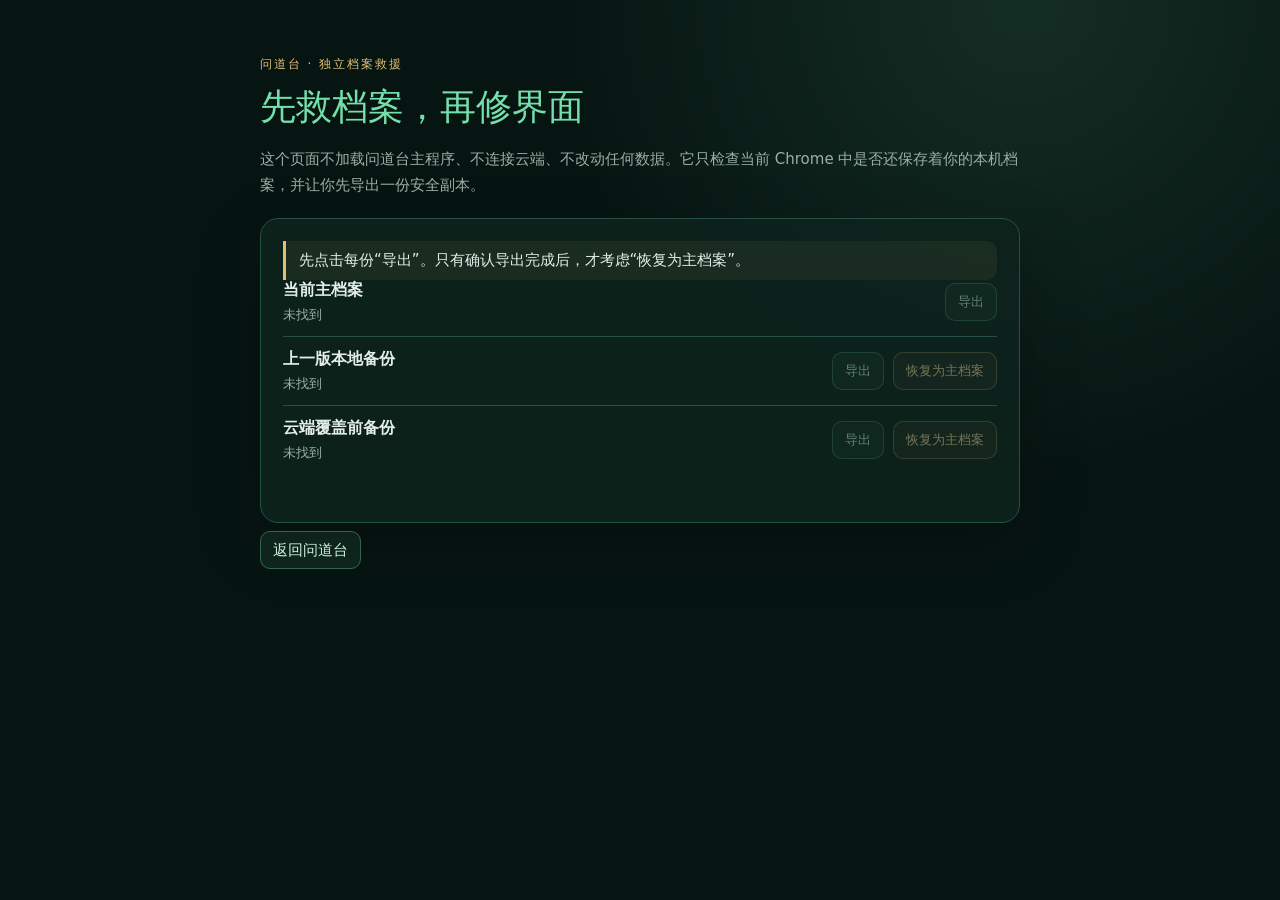
<file: recovery.html>
<!doctype html>
<html lang="zh-CN">
<head>
  <meta charset="UTF-8" />
  <meta name="viewport" content="width=device-width, initial-scale=1.0" />
  <title>问道台 · 档案救援</title>
  <style>
    :root{color-scheme:dark;--bg:#071512;--panel:#0e231d;--line:#275044;--jade:#74dfaa;--gold:#e1c075;--muted:#9aafa5}*{box-sizing:border-box}body{margin:0;min-height:100vh;background:radial-gradient(circle at 80% 0,rgba(116,223,170,.12),transparent 35%),var(--bg);color:#e4eee9;font:15px system-ui,"Microsoft YaHei",sans-serif}.shell{width:min(760px,calc(100% - 32px));margin:0 auto;padding:56px 0}.eyebrow{color:var(--gold);letter-spacing:.16em;font-size:12px}.panel{margin-top:20px;padding:22px;border:1px solid var(--line);border-radius:18px;background:rgba(14,35,29,.88);box-shadow:0 20px 60px rgba(0,0,0,.25)}h1{margin:10px 0;font:36px "STKaiti","KaiTi",serif;color:var(--jade)}p{line-height:1.7;color:var(--muted)}.archive{display:grid;grid-template-columns:1fr auto;gap:16px;align-items:center}.archive+.archive{margin-top:12px;padding-top:12px;border-top:1px solid var(--line)}.archive b,.archive span{display:block}.archive b{font-size:16px}.archive span{margin-top:5px;color:var(--muted);font-size:13px}.actions{display:flex;flex-wrap:wrap;gap:9px;justify-content:flex-end}button,a{border:1px solid rgba(116,223,170,.35);border-radius:10px;background:rgba(116,223,170,.08);color:#c9f3da;padding:9px 12px;text-decoration:none;font:13px inherit;cursor:pointer}button.secondary{border-color:rgba(225,192,117,.38);background:rgba(225,192,117,.07);color:#f0d99b}button:disabled{opacity:.45;cursor:not-allowed}.notice{border-left:3px solid var(--gold);padding:10px 13px;background:rgba(225,192,117,.06);border-radius:0 10px 10px 0}.status{margin-top:14px;min-height:24px;color:#caead8;font-size:13px}@media(max-width:560px){.shell{padding-top:28px}.archive{grid-template-columns:1fr}.actions{justify-content:flex-start}h1{font-size:30px}}
  </style>
</head>
<body>
  <main class="shell">
    <div class="eyebrow">问道台 · 独立档案救援</div>
    <h1>先救档案，再修界面</h1>
    <p>这个页面不加载问道台主程序、不连接云端、不改动任何数据。它只检查当前 Chrome 中是否还保存着你的本机档案，并让你先导出一份安全副本。</p>
    <section class="panel">
      <div class="notice">先点击每份“导出”。只有确认导出完成后，才考虑“恢复为主档案”。</div>
      <div id="archives"></div>
      <div id="status" class="status"></div>
    </section>
    <p><a href="./?recovery=after-backup">返回问道台</a></p>
  </main>
  <script>
    (() => {
      const archives = [
        ['wendao-cultivation-v1', '当前主档案'],
        ['wendao-cultivation-backup-v1', '上一版本地备份'],
        ['wendao-cultivation-pre-cloud-v1', '云端覆盖前备份'],
      ];
      const box = document.querySelector('#archives');
      const status = document.querySelector('#status');
      const read = key => { try { const raw = localStorage.getItem(key); return raw ? { raw, data: JSON.parse(raw) } : null; } catch (error) { return { error }; } };
      const detail = value => {
        if (!value) return '未找到';
        if (value.error) return '内容无法读取';
        const data = value.data || {}, records = Object.keys(data.records || {}).length, tasks = Object.values(data.customTasks || {}).reduce((total, items) => total + (Array.isArray(items) ? items.length : 0), 0);
        return `${value.raw.length.toLocaleString()} 字节 · 修为 ${Number(data.totalXp || 0)} · ${records} 篇复盘 · ${tasks} 项自定义任务`;
      };
      function download(key, value) {
        if (!value?.raw) return;
        const blob = new Blob([value.raw], { type: 'application/json' });
        const link = document.createElement('a');
        link.href = URL.createObjectURL(blob); link.download = `问道台-救援-${key}-${new Date().toLocaleDateString('sv-SE')}.json`; link.click(); URL.revokeObjectURL(link.href);
        status.textContent = `${key} 已导出。请确认浏览器下载完成。`;
      }
      function restore(key, value) {
        if (!value?.raw) return;
        if (!confirm(`将“${key}”恢复为主档案？当前主档案会先保留为恢复前备份。`)) return;
        const current = localStorage.getItem('wendao-cultivation-v1');
        if (current) localStorage.setItem('wendao-cultivation-before-recovery-v1', current);
        localStorage.setItem('wendao-cultivation-v1', value.raw);
        status.textContent = '恢复完成。现在可以返回问道台检查数据。';
      }
      archives.forEach(([key, label]) => {
        const value = read(key), row = document.createElement('div'); row.className = 'archive';
        row.innerHTML = `<div><b>${label}</b><span>${detail(value)}</span></div><div class="actions"><button data-export="${key}" ${value?.raw ? '' : 'disabled'}>导出</button>${key !== 'wendao-cultivation-v1' ? `<button class="secondary" data-restore="${key}" ${value?.raw ? '' : 'disabled'}>恢复为主档案</button>` : ''}</div>`;
        row.querySelector('[data-export]')?.addEventListener('click', () => download(key, value));
        row.querySelector('[data-restore]')?.addEventListener('click', () => restore(key, value));
        box.appendChild(row);
      });
    })();
  </script>
</body>
</html>
</file>
<file: styles.css>
:root {
  --bg: #07100f;
  --bg-soft: #0b1916;
  --panel: rgba(12, 29, 25, .88);
  --panel-2: rgba(17, 39, 33, .8);
  --line: rgba(174, 212, 191, .13);
  --line-strong: rgba(194, 224, 203, .22);
  --text: #e9eee9;
  --muted: #8ea299;
  --jade: #6ad49f;
  --jade-bright: #9ce7bd;
  --jade-dark: #1b7e5c;
  --gold: #d7b46a;
  --danger: #d7776e;
  --shadow: 0 22px 70px rgba(0, 0, 0, .3);
  --radius: 22px;
  font-family: Inter, "Noto Sans SC", "PingFang SC", "Microsoft YaHei", sans-serif;
  color: var(--text);
  background: var(--bg);
}
* { box-sizing: border-box; }
html { scroll-behavior: smooth; }
body { margin: 0; min-height: 100vh; background: radial-gradient(circle at 72% 0%, #143126 0, transparent 34%), linear-gradient(145deg, #06100e, #091512 52%, #07100f); }
body::before { content: ""; position: fixed; inset: 0; pointer-events: none; opacity: .035; background-image: url("data:image/svg+xml,%3Csvg xmlns='http://www.w3.org/2000/svg' width='120' height='120' viewBox='0 0 120 120'%3E%3Cfilter id='n'%3E%3CfeTurbulence type='fractalNoise' baseFrequency='.72' numOctaves='3' stitchTiles='stitch'/%3E%3C/filter%3E%3Crect width='100%25' height='100%25' filter='url(%23n)' opacity='.8'/%3E%3C/svg%3E"); }
button, input, textarea { font: inherit; }
button { color: inherit; }
button:focus-visible, input:focus-visible, textarea:focus-visible { outline: 2px solid var(--jade); outline-offset: 2px; }
.ambient { position: fixed; width: 420px; height: 420px; border-radius: 50%; filter: blur(100px); opacity: .09; pointer-events: none; }
.ambient-one { background: var(--jade); right: 5%; top: 10%; }
.ambient-two { background: var(--gold); left: 12%; bottom: -160px; }
.sidebar { position: fixed; z-index: 20; inset: 0 auto 0 0; width: 244px; padding: 28px 18px 24px; background: rgba(5, 15, 13, .88); border-right: 1px solid var(--line); backdrop-filter: blur(24px); display: flex; flex-direction: column; }
.brand { display: flex; align-items: center; gap: 12px; padding: 0 10px 26px; border-bottom: 1px solid var(--line); }
.brand-mark { width: 42px; height: 42px; display: grid; place-items: center; color: #10281f; font: 700 22px "STKaiti", serif; background: linear-gradient(145deg, var(--jade-bright), #4eb989); border-radius: 13px 13px 13px 4px; box-shadow: 0 7px 20px rgba(70, 198, 139, .16); }
.brand strong, .brand span { display: block; }.brand strong { font-size: 17px; letter-spacing: .14em; }.brand span { color: var(--muted); font-size: 11px; margin-top: 4px; letter-spacing: .18em; }
nav { padding-top: 22px; display: grid; gap: 5px; }
.nav-item { width: 100%; border: 0; background: transparent; color: var(--muted); padding: 12px 13px; text-align: left; border-radius: 12px; cursor: pointer; display: flex; align-items: center; gap: 12px; transition: .2s ease; }
.nav-item span { width: 24px; color: #6f8e80; font-family: Georgia, serif; font-size: 17px; text-align: center; }
.nav-item:hover { color: var(--text); background: rgba(255,255,255,.035); }.nav-item.active { color: var(--jade-bright); background: linear-gradient(90deg, rgba(85, 203, 143, .13), rgba(85, 203, 143, .025)); box-shadow: inset 2px 0 var(--jade); }
.sidebar-bottom { margin-top: auto; }.motto { margin: 16px 8px 0; padding: 16px; color: #789087; font: 14px/1.8 "STKaiti", "KaiTi", serif; border: 1px solid var(--line); border-radius: 14px; background: rgba(255,255,255,.018); }
.main-shell { margin-left: 244px; padding: 0 38px 60px; max-width: 1700px; }
.topbar { height: 112px; display: flex; align-items: center; justify-content: space-between; position: sticky; top: 0; z-index: 12; background: linear-gradient(var(--bg) 38%, rgba(7,16,15,.88) 80%, transparent); backdrop-filter: blur(8px); }
.topbar h1 { margin: 3px 0 0; font-size: 25px; letter-spacing: .03em; }.eyebrow { margin: 0; color: var(--muted); text-transform: uppercase; font-size: 11px; font-weight: 700; letter-spacing: .18em; }
.live-time-badge { display:inline-flex;align-items:center;gap:5px;margin-left:10px;padding:3px 7px;border:1px solid rgba(106,212,159,.16);border-radius:99px;color:#75ac91;font-size:8px;letter-spacing:.08em;vertical-align:1px; }.live-time-badge i { width:5px;height:5px;border-radius:50%;background:var(--jade);box-shadow:0 0 8px var(--jade);animation:livePulse 2s infinite; }@keyframes livePulse{50%{opacity:.35}}
.top-actions, .timer-actions, .dialog-actions, .data-actions { display: flex; gap: 10px; align-items: center; }
.primary-btn, .ghost-btn, .danger-btn, .icon-btn, .text-btn { border-radius: 11px; cursor: pointer; transition: .2s ease; }
.primary-btn { border: 1px solid #75d7a6; color: #082018; background: linear-gradient(135deg, #a2e8c2, #59c98f); padding: 10px 17px; font-weight: 750; box-shadow: 0 8px 24px rgba(73, 204, 139, .14); }.primary-btn:hover { transform: translateY(-1px); box-shadow: 0 11px 26px rgba(73, 204, 139, .22); }
.ghost-btn { border: 1px solid var(--line-strong); background: rgba(255,255,255,.025); padding: 9px 15px; }.ghost-btn:hover { border-color: rgba(108,213,159,.45); background: rgba(108,213,159,.05); }
.danger-btn { border: 1px solid rgba(215,119,110,.35); color: #e79b94; background: rgba(215,119,110,.07); padding: 9px 15px; }
.text-btn { padding: 8px 0; border: 0; background: transparent; color: var(--jade-bright); }.text-btn:hover { color: white; }
.icon-btn { width: 43px; height: 43px; border: 1px solid var(--line-strong); background: rgba(255,255,255,.03); font-size: 20px; }.wide { flex: 1; }
.view { display: none; animation: rise .32s ease; }.view.active { display: block; }@keyframes rise { from { opacity: 0; transform: translateY(7px); } }
.alert-strip { min-height: 48px; margin-bottom: 18px; display: flex; align-items: center; justify-content: space-between; gap: 16px; padding: 12px 18px; border: 1px solid rgba(215,180,106,.18); background: linear-gradient(90deg, rgba(215,180,106,.075), rgba(215,180,106,.015)); border-radius: 13px; color: #decda8; font-size: 13px; }.alert-strip.good { border-color: rgba(106,212,159,.18); background: rgba(106,212,159,.05); color: var(--jade-bright); }
.hero-grid { display: grid; grid-template-columns: minmax(0,1.7fr) minmax(330px,.7fr); gap: 18px; }
.ink-card, .panel { border: 1px solid var(--line); box-shadow: var(--shadow); border-radius: var(--radius); overflow: hidden; }
.ink-card { background: radial-gradient(circle at 20% -10%, rgba(111, 209, 161, .13), transparent 48%), linear-gradient(135deg, rgba(18,43,35,.96), rgba(8,23,19,.94)); }
.panel { background: var(--panel); padding: 22px; backdrop-filter: blur(18px); }
.realm-card { padding: 25px 28px 0; }.realm-card-top, .card-heading { display: flex; align-items: flex-start; justify-content: space-between; gap: 16px; }
.seal { display: inline-flex; align-items: center; padding: 5px 9px; border-radius: 5px 5px 5px 2px; color: #a8e6c6; border: 1px solid rgba(106,212,159,.25); background: rgba(106,212,159,.07); font-size: 10px; font-weight: 800; letter-spacing: .16em; }.seal.gold { color: #e4c88e; border-color: rgba(215,180,106,.28); background: rgba(215,180,106,.07); }
.phase-pill, .subtle-tag { color: var(--muted); border: 1px solid var(--line); background: rgba(255,255,255,.025); border-radius: 99px; padding: 6px 10px; font-size: 11px; white-space: nowrap; }
.realm-core { min-height: 228px; display: flex; align-items: center; gap: 28px; }
.realm-ring { width: 150px; height: 150px; flex: 0 0 auto; border-radius: 50%; display: grid; place-items: center; position: relative; background: conic-gradient(var(--jade) var(--ring, 0%), rgba(255,255,255,.06) 0); box-shadow: 0 0 45px rgba(63,175,120,.08); }.realm-ring::before { content:""; position: absolute; inset: 8px; border-radius: 50%; background: #0b1c17; border: 1px solid rgba(181,226,203,.1); }.realm-ring div { position: relative; z-index: 1; text-align: center; }.realm-ring span, .realm-ring strong { display: block; }.realm-ring span { color: var(--jade-bright); font: 19px "STKaiti", "KaiTi", serif; letter-spacing: .08em; }.realm-ring strong { margin-top: 6px; color: var(--muted); font-size: 12px; }
.realm-copy { flex: 1; }.realm-copy p { color: #aabdb4; margin: 0 0 16px; }.realm-copy h2 { font-size: 34px; margin: 0 0 12px; color: #e9f6ef; }.realm-copy h2 small { color: var(--muted); font-size: 13px; font-weight: 500; }.progress-track { height: 7px; border-radius: 99px; background: rgba(255,255,255,.06); overflow: hidden; }.progress-track i { display: block; width: 0; height: 100%; background: linear-gradient(90deg, #3eb67c, #9be5ba); border-radius: inherit; transition: width .5s ease; }.realm-copy .muted { margin: 9px 0 0; font-size: 11px; }
.realm-footer { margin: 0 -28px; border-top: 1px solid var(--line); display: grid; grid-template-columns: repeat(3,1fr); }.realm-footer div { padding: 15px 28px; border-right: 1px solid var(--line); }.realm-footer div:last-child { border: 0; }.realm-footer span, .realm-footer strong { display:block; }.realm-footer span { color:var(--muted); font-size:10px; margin-bottom:5px; }.realm-footer strong { font-size:13px; }
.focus-card { padding: 22px; }.card-heading h3 { margin: 5px 0 0; font-size: 17px; }.timer { margin: 21px 0 8px; font: 600 50px/1.1 Georgia, serif; text-align: center; letter-spacing: .06em; }.timer-task { min-height: 36px; margin: 0 0 14px; color: var(--muted); font-size: 12px; text-align: center; }.timer-dots { display: flex; justify-content: center; gap: 7px; margin-top: 16px; }.timer-dots i { width: 7px; height:7px; border-radius:50%; background: rgba(255,255,255,.1); }.timer-dots i.done { background:var(--jade); box-shadow:0 0 8px var(--jade); }
.dashboard-grid { display:grid; grid-template-columns: repeat(3,minmax(0,1fr)); gap:18px; margin-top:18px; }.span-2 { grid-column: span 2; }
.task-progress,.task-live-stats { text-align:right; }.task-progress strong,.task-progress span,.task-live-stats strong,.task-live-stats span { display:block; }.task-progress strong,.task-live-stats strong { color:var(--jade-bright); }.task-progress span,.task-live-stats span { color:var(--muted);font-size:10px;margin-top:3px; }
.task-list { margin:17px 0 13px;display:grid;grid-template-columns:repeat(2,minmax(0,1fr));gap:10px; }.task-practice-item { position:relative;padding:14px;border:1px solid var(--line);border-radius:14px;background:rgba(255,255,255,.016);transition:.2s; }.task-practice-item:hover { border-color:rgba(106,212,159,.27); }.task-practice-item.done { border-color:rgba(106,212,159,.22);background:rgba(106,212,159,.045); }.task-practice-item.overdue:not(.done) { border-color:rgba(215,119,110,.27); }.task-practice-item.overdue:not(.done)::before { content:"待补";position:absolute;right:11px;top:-7px;padding:2px 6px;border-radius:6px;background:#713f3a;color:#ffb4ad;font-size:8px; }.task-practice-item header { display:flex;align-items:flex-start;justify-content:space-between;gap:12px; }.task-practice-item header div { min-width:0; }.task-practice-item header b { display:block;margin-top:5px;font-size:12px;line-height:1.45; }.task-practice-item header em { flex:0 0 auto;color:var(--gold);font:11px Georgia,serif; }.task-practice-item p { min-height:16px;margin:9px 0 12px;color:var(--muted);font-size:9px;line-height:1.5; }.task-time { color:#8ca69a;font-size:9px; }.task-practice-controls { display:flex;align-items:center;gap:7px; }.task-practice-controls button { border:1px solid var(--line-strong);border-radius:8px;background:rgba(106,212,159,.035);color:#bce1cf;padding:6px 8px;cursor:pointer;font-size:9px; }.task-practice-controls button:hover { border-color:rgba(106,212,159,.4); }.task-practice-controls span { min-width:34px;text-align:center;font:17px Georgia,serif; }.task-practice-controls button:nth-of-type(2) { margin-left:auto; }.task-practice-controls .delete-task { color:#d99a94;border-color:rgba(215,119,110,.2);background:rgba(215,119,110,.035); }.task-card-actions { display:flex;align-items:center;flex-wrap:wrap;gap:9px;padding-top:12px;border-top:1px solid var(--line); }.task-card-actions>span { margin-left:auto;color:var(--muted);font-size:9px; }
.foundation-list { display:grid;grid-template-columns:repeat(2,1fr);gap:9px;margin:17px 0 13px; }.foundation-seal { cursor:pointer;border:1px solid var(--line);border-radius:13px;background:rgba(255,255,255,.018);padding:13px;text-align:left; }.foundation-seal:hover { border-color:rgba(106,212,159,.25); }.foundation-seal.done { background:rgba(106,212,159,.07);border-color:rgba(106,212,159,.22); }.foundation-seal b { display:block;font:15px "STKaiti",serif;color:#b4cabe; }.foundation-seal.done b { color:var(--jade-bright); }.foundation-seal span { display:block;color:var(--muted);font-size:9px;margin-top:4px; }.score-orb { color:var(--gold);font:24px Georgia,serif; }.small { font-size:11px; }
.week-chart { height:142px;display:flex;align-items:flex-end;gap:9px;margin-top:17px;padding-top:13px;border-bottom:1px solid var(--line); }.day-bar { flex:1;height:100%;display:flex;flex-direction:column;justify-content:flex-end;align-items:center;gap:6px;position:relative; }.day-bar .bar { width:min(28px,75%);min-height:2px;background:linear-gradient(#73dbac,#227958);border-radius:6px 6px 2px 2px; }.day-bar .dao-dots { height:5px;display:flex;gap:2px; }.dao-dots i { width:3px;height:3px;border-radius:50%;background:var(--gold); }.day-bar label { color:var(--muted);font-size:9px; }.legend { display:flex;gap:14px;margin-top:11px;color:var(--muted);font-size:9px; }.legend i { display:inline-block;width:6px;height:6px;border-radius:50%;margin-right:5px; }.jade{background:var(--jade)}.gold-dot{background:var(--gold)}
.limit-meter { margin:17px 0; }.limit-row { display:flex;align-items:center;justify-content:space-between;font-size:12px;margin-bottom:7px; }.limit-row span:last-child { color:var(--muted); }.meter { height:7px;background:rgba(255,255,255,.055);border-radius:99px;overflow:hidden; }.meter i { display:block;height:100%;background:linear-gradient(90deg,#4bbd83,#9cdbb9);border-radius:inherit; }.meter i.warning { background:linear-gradient(90deg,#ba8d4a,#e1bc72); }.meter i.over { background:linear-gradient(90deg,#a84c46,#e0776e); }.limits-card blockquote { margin:19px 0 0;padding:13px 14px;border-left:2px solid var(--gold);background:rgba(215,180,106,.035);color:#b7aa8e;font:13px/1.7 "STKaiti",serif; }
.main-quest-card { background:radial-gradient(circle at 100% 0,rgba(215,180,106,.12),transparent 45%),var(--panel); }.main-quest-card h3 { max-width:650px;font:20px/1.7 "STKaiti",serif;color:#e1d4b7; }.quest-chips { display:flex;flex-wrap:wrap;gap:7px;margin:16px 0 7px; }.quest-chips span { padding:5px 8px;border:1px solid rgba(215,180,106,.18);border-radius:7px;color:#b9ab8e;font-size:9px; }
.section-intro { padding:24px 0 25px; }.section-intro h2 { margin:7px 0 9px;font:32px "STKaiti",serif;letter-spacing:.08em; }.section-intro>p:last-child { max-width:720px;color:var(--muted);line-height:1.7;font-size:13px; }
.realm-layout,.english-grid,.settings-grid { display:grid;grid-template-columns:repeat(2,minmax(0,1fr));gap:18px; }
.realm-layout { grid-template-columns:minmax(0,1.45fr) minmax(300px,.55fr); }.realm-map { display:flex;align-items:flex-start;gap:0;overflow-x:auto;padding:16px 3px 23px; }.realm-node { min-width:92px;text-align:center;position:relative;padding-top:28px; }.realm-node::before { content:"";position:absolute;top:10px;left:0;right:0;height:1px;background:var(--line-strong); }.realm-node:first-child::before { left:50%; }.realm-node:last-child::before { right:50%; }.realm-dot { width:20px;height:20px;position:absolute;z-index:1;top:0;left:calc(50% - 10px);border-radius:50%;background:#10251e;border:4px solid #385c4c;box-shadow:0 0 0 3px #0a1713; }.realm-node.reached .realm-dot { border-color:var(--jade);box-shadow:0 0 12px rgba(106,212,159,.4),0 0 0 3px #0a1713; }.realm-node.current .realm-dot { background:var(--gold);border-color:#eed18e; }.realm-node b { display:block;font:15px "STKaiti",serif; }.realm-node small { color:var(--muted);font-size:8px; }.realm-sublevels { display:flex;flex-wrap:wrap;justify-content:center;gap:3px;margin-top:8px; }.realm-sublevels i { width:5px;height:5px;border-radius:50%;background:#29483b; }.realm-sublevels i.on { background:var(--jade); }
.trial-checklist { display:grid;gap:9px;margin:18px 0; }.trial-item { display:flex;align-items:flex-start;gap:10px;padding:11px;border:1px solid var(--line);border-radius:11px;cursor:pointer; }.trial-item input { accent-color:var(--jade-dark); }.trial-item span { color:#b9c8c0;font-size:11px;line-height:1.55; }.breakthrough-status { margin-top:15px;padding:14px;border-radius:12px;background:rgba(215,180,106,.05);color:#d6bd86;font-size:12px;line-height:1.6; }
.english-hero { grid-column:span 2;padding:27px;display:flex;align-items:center;justify-content:space-between;gap:30px; }.english-hero h2 { margin:12px 0 5px;font:34px "STKaiti",serif;color:var(--jade-bright); }.english-hero p { color:var(--muted); }.combat-stats { display:grid;grid-template-columns:repeat(3,100px);border:1px solid var(--line);border-radius:16px;overflow:hidden;background:rgba(0,0,0,.12); }.combat-stats div { padding:15px;text-align:center;border-right:1px solid var(--line); }.combat-stats div:last-child{border:0}.combat-stats span,.combat-stats strong{display:block}.combat-stats span{color:var(--muted);font-size:8px}.combat-stats strong{margin-top:7px;font:25px Georgia,serif;color:var(--gold)}.combat-stats small{font-size:10px;color:var(--muted)}
.english-xp-panel { background:radial-gradient(circle at 100% 0,rgba(106,212,159,.08),transparent 35%),var(--panel); }.english-xp-track{margin-top:19px;height:10px}.english-xp-meta{display:flex;justify-content:space-between;gap:12px;margin:11px 0 14px;color:#92aa9e;font-size:9px}.trial-result-card{background:radial-gradient(circle at 100% 0,rgba(215,180,106,.09),transparent 45%),var(--panel)}.achievement-badge{padding:5px 9px;border:1px solid rgba(215,180,106,.28);border-radius:7px;color:#e0bd76;background:rgba(215,180,106,.06);font-size:9px}.test-score{display:flex;align-items:center;gap:13px;margin:23px 0}.test-score strong{font:62px/.9 Georgia,serif;color:var(--jade-bright)}.test-score span{color:var(--muted);font-size:10px;line-height:1.5}.trial-meter{display:flex;justify-content:space-between;padding:12px;border:1px solid var(--line);border-radius:11px;background:rgba(255,255,255,.018);font-size:11px}.trial-meter b{color:var(--gold)}
.bottleneck-card h3{font:24px "STKaiti",serif;color:#e3c98f}.bottleneck-card ul{padding-left:17px;color:var(--muted);font-size:10px;line-height:1.8}.bottleneck-card blockquote{margin:14px 0 0;padding:12px;border-left:2px solid var(--gold);background:rgba(215,180,106,.04);color:#bcad90;font:12px/1.6 "STKaiti",serif}.endurance-line{display:flex;align-items:center;gap:12px;margin:17px 0}.endurance-line strong{font:25px Georgia,serif;color:var(--jade-bright)}.endurance-line small{font:9px sans-serif;color:var(--muted);margin-left:2px}.endurance-line i{height:1px;flex:1;background:linear-gradient(90deg,var(--jade-dark),var(--gold));position:relative}.endurance-line i::after{content:"";position:absolute;right:0;top:-3px;border-left:7px solid var(--gold);border-top:3px solid transparent;border-bottom:3px solid transparent}
.english-practice-list{display:grid;grid-template-columns:repeat(5,1fr);gap:10px;margin:18px 0}.practice-xp-item{padding:14px;border:1px solid var(--line);border-radius:14px;background:rgba(255,255,255,.016)}.practice-xp-item header{display:flex;justify-content:space-between;gap:6px}.practice-xp-item b{font-size:11px}.practice-xp-item em{font:11px Georgia,serif;color:var(--gold)}.practice-xp-item p{min-height:40px;color:var(--muted);font-size:8px;line-height:1.5}.practice-xp-controls{display:flex;align-items:center;justify-content:space-between}.practice-xp-controls button,.mock-actions button{border:1px solid var(--line-strong);border-radius:8px;background:rgba(106,212,159,.035);color:#bce1cf;padding:6px 8px;cursor:pointer;font-size:9px}.practice-xp-controls button:hover,.mock-actions button:hover{border-color:rgba(106,212,159,.4)}.practice-xp-controls span{font:18px Georgia,serif}.mock-actions{display:flex;flex-wrap:wrap;align-items:center;gap:7px;padding-top:13px;border-top:1px solid var(--line);color:var(--muted);font-size:9px}
.english-trials { display:grid;grid-template-columns:repeat(4,1fr);gap:10px;margin-top:18px; }.english-trial { position:relative;padding:17px 13px;border:1px solid var(--line);border-radius:14px;cursor:pointer;background:rgba(255,255,255,.018); }.english-trial.done { border-color:rgba(106,212,159,.3);background:rgba(106,212,159,.055); }.english-trial em { color:var(--gold);font:12px Georgia,serif; }.english-trial b { display:block;margin:8px 0;font-size:12px; }.english-trial span { color:var(--muted);font-size:9px;line-height:1.5; }.english-routine ol { padding:0;list-style:none;margin:18px 0 0;display:grid;gap:14px; }.english-routine li { display:grid;grid-template-columns:145px 1fr;gap:12px;padding-top:13px;border-top:1px solid var(--line); }.english-routine li b { font-size:11px;color:#cde2d7; }.english-routine li span { color:var(--muted);font-size:10px;line-height:1.55; }
.error-code-grid{display:grid;grid-template-columns:repeat(7,1fr);gap:8px;margin-top:18px}.error-code-grid div{padding:13px 9px;border:1px solid var(--line);border-radius:12px;text-align:center;background:rgba(255,255,255,.015)}.error-code-grid b,.error-code-grid span{display:block}.error-code-grid b{font:22px Georgia,serif;color:var(--gold)}.error-code-grid span{min-height:28px;margin-top:7px;color:var(--muted);font-size:8px;line-height:1.45}
.listening-metrics-form{display:grid;grid-template-columns:2fr repeat(6,1fr);gap:9px;margin-top:18px}.listening-metrics-form label{display:grid;gap:6px;color:var(--muted);font-size:8px}.listening-metrics-form input{min-width:0;color:var(--text);background:rgba(0,0,0,.14);border:1px solid var(--line);border-radius:9px;padding:9px}.listening-metrics-form .metric-check{display:flex;align-items:center;gap:7px;grid-column:span 2;padding:9px;border:1px solid var(--line);border-radius:9px}.listening-metrics-form .metric-check input{accent-color:var(--jade);padding:0}.anti-farm-card ul{padding-left:17px;color:var(--muted);font-size:10px;line-height:1.85}.phonetic-template{display:grid;grid-template-columns:repeat(3,1fr);gap:7px;margin:17px 0}.phonetic-template span{padding:9px;border:1px solid var(--line);border-radius:8px;color:#aebfb6;background:rgba(255,255,255,.014);font-size:8px;text-align:center}
.endurance-steps{display:grid;grid-template-columns:repeat(4,1fr);gap:10px;margin:18px 0}.endurance-steps div{position:relative;padding:16px;border:1px solid var(--line);border-radius:14px;background:linear-gradient(135deg,rgba(106,212,159,.045),transparent)}.endurance-steps em,.endurance-steps strong,.endurance-steps span{display:block}.endurance-steps em{color:var(--gold);font-size:9px}.endurance-steps strong{margin:8px 0;font:22px Georgia,serif}.endurance-steps span{color:var(--muted);font-size:9px}.english-week-plan{display:grid;grid-template-columns:repeat(7,1fr);gap:7px;margin-top:18px}.week-plan-day{padding:13px 10px;border:1px solid var(--line);border-radius:12px;background:rgba(255,255,255,.014)}.week-plan-day.today{border-color:rgba(106,212,159,.35);background:rgba(106,212,159,.06)}.week-plan-day em,.week-plan-day b,.week-plan-day span{display:block}.week-plan-day em{color:var(--gold);font-size:9px}.week-plan-day b{margin:7px 0;font-size:10px}.week-plan-day span{color:var(--muted);font-size:8px;line-height:1.55}.english-breakthroughs{display:grid;grid-template-columns:repeat(3,1fr);gap:10px;margin-top:18px}.breakthrough-level{padding:17px;border:1px solid var(--line);border-radius:14px;background:rgba(255,255,255,.014)}.breakthrough-level.current{border-color:rgba(215,180,106,.28);background:rgba(215,180,106,.045)}.breakthrough-level header{display:flex;justify-content:space-between;align-items:center}.breakthrough-level h4{margin:0;font:18px "STKaiti",serif}.breakthrough-level header span{color:var(--gold);font:12px Georgia,serif}.breakthrough-level ul{padding-left:16px;color:var(--muted);font-size:8px;line-height:1.65}.english-ladder { display:flex;overflow-x:auto;padding:20px 2px 5px;gap:7px; }.english-level { min-width:93px;padding:13px 10px;border:1px solid var(--line);border-radius:13px;text-align:center;background:rgba(255,255,255,.015); }.english-level.active { background:rgba(106,212,159,.07);border-color:rgba(106,212,159,.3); }.english-level b,.english-level span { display:block; }.english-level b { font:15px "STKaiti",serif; }.english-level span { color:var(--muted);font-size:8px;margin-top:6px;line-height:1.4; }
.history-summary { display:grid;grid-template-columns:repeat(4,1fr);gap:12px;margin-bottom:18px; }.summary-card { padding:18px;border:1px solid var(--line);border-radius:16px;background:var(--panel); }.summary-card span,.summary-card strong { display:block; }.summary-card span { color:var(--muted);font-size:9px; }.summary-card strong { margin-top:7px;font:24px Georgia,serif;color:#dfeae4; }.history-list { display:grid;gap:12px; }.history-entry { padding:18px;border:1px solid var(--line);border-radius:15px;background:rgba(255,255,255,.012); }.history-entry-head { display:flex;align-items:flex-start;justify-content:space-between;gap:14px; }.history-entry-head>strong { color:var(--jade-bright);font:14px Georgia,serif; }.history-date strong,.history-date span { display:block; }.history-date span { color:var(--muted);font-size:9px;margin-top:4px; }.history-bars { display:grid;gap:7px;margin-top:12px; }.micro-bar { height:5px;border-radius:99px;background:rgba(255,255,255,.05); }.micro-bar i { display:block;height:100%;border-radius:inherit;background:var(--jade-dark); }.reflection-grid { display:grid;grid-template-columns:repeat(2,minmax(0,1fr));gap:9px;margin-top:15px; }.reflection-grid div { padding:12px;border:1px solid var(--line);border-radius:11px;background:rgba(0,0,0,.1); }.reflection-grid b,.second-review-note b { color:#c7ded2;font-size:9px; }.reflection-grid p,.second-review-note p { margin:6px 0 0;color:#aebfb6;font-size:10px;line-height:1.65;white-space:pre-wrap; }.history-empty-reflection { margin:14px 0 0;font-size:10px; }.second-review-note { margin-top:12px;padding:13px;border-left:2px solid var(--gold);border-radius:0 10px 10px 0;background:rgba(215,180,106,.045); }.second-review-note small { display:block;margin-top:8px;color:#817865;font-size:8px; }.second-review-btn { margin-top:13px; }
.settings-form,.settings-form label { display:grid;gap:9px; }.settings-form label { color:var(--muted);font-size:10px;margin-top:13px; }.settings-form input, textarea { color:var(--text);background:rgba(0,0,0,.16);border:1px solid var(--line-strong);border-radius:10px;padding:10px; }.settings-form button { margin-top:18px; }.file-label input { display:none; }.data-actions { flex-wrap:wrap;margin-top:18px; }.principles { display:grid;grid-template-columns:repeat(3,1fr);gap:15px; }.principles h3 { grid-column:1/-1; }.principles>div { display:flex;gap:12px;padding:15px;border:1px solid var(--line);border-radius:13px; }.principles>div span { color:var(--gold);font:24px "STKaiti",serif; }.principles p { margin:0;color:var(--muted);font-size:11px;line-height:1.7; }.principles b { display:block;color:#d9e5df;font-size:12px; }
.checkin-dialog { width:min(880px,calc(100vw - 28px));max-height:90vh;color:var(--text);background:#091714;border:1px solid var(--line-strong);border-radius:22px;padding:0;box-shadow:0 40px 120px #000; }.checkin-dialog::backdrop { background:rgba(0,5,4,.76);backdrop-filter:blur(6px); }.checkin-dialog form { padding:25px; }.compact-dialog { width:min(610px,calc(100vw - 28px)); }.dialog-head { display:flex;justify-content:space-between; }.dialog-head h2 { margin:6px 0 0; }.close-btn { border:0;background:transparent;color:var(--muted);font-size:28px;cursor:pointer; }.form-grid { display:grid;grid-template-columns:repeat(3,1fr);gap:12px;margin:20px 0; }.form-grid fieldset { min-width:0;border:1px solid var(--line);border-radius:14px;padding:14px;display:grid;grid-template-columns:1fr 1fr;gap:10px;align-content:start; }.form-grid legend { color:var(--jade-bright);font-size:11px;padding:0 6px; }.form-grid label { display:grid;gap:5px;color:var(--muted);font-size:9px; }.form-grid input,.form-grid textarea { min-width:0;color:var(--text);background:rgba(0,0,0,.16);border:1px solid var(--line);border-radius:8px;padding:8px; }.form-grid .full { grid-column:1/-1; }.form-grid .check { display:flex;align-items:center; }.form-grid textarea { min-height:60px;resize:vertical; }.custom-task-form { display:grid;grid-template-columns:repeat(2,minmax(0,1fr));gap:12px;margin:22px 0; }.custom-task-form label,.second-review-field { display:grid;gap:7px;color:var(--muted);font-size:10px; }.custom-task-form input,.custom-task-form select,.second-review-field textarea { min-width:0;color:var(--text);background:rgba(0,0,0,.16);border:1px solid var(--line);border-radius:9px;padding:10px; }.custom-task-form select option { color:#dbe8e1;background:#10211c; }.second-review-field { margin:22px 0; }.second-review-field textarea { min-height:150px;resize:vertical;line-height:1.65; }.checkin-preview { padding:13px;border-radius:11px;background:rgba(106,212,159,.055);color:#b7d5c6;font-size:11px; }.dialog-actions { justify-content:flex-end;margin-top:16px; }
.cloud-status-btn,.install-app-btn { min-height:38px;display:inline-flex;align-items:center;gap:7px;border:1px solid rgba(106,212,159,.22);border-radius:11px;background:rgba(106,212,159,.045);color:#a8d9c0;padding:8px 11px;cursor:pointer; }.cloud-status-btn b { font-size:9px;white-space:nowrap; }.cloud-status-btn.synced { color:var(--jade-bright);border-color:rgba(106,212,159,.4); }.cloud-status-btn.syncing span { animation:cloudPulse 1s infinite alternate; }.install-app-btn { color:#e1c789;border-color:rgba(215,180,106,.25);background:rgba(215,180,106,.045); }@keyframes cloudPulse{to{opacity:.35}}
.cloud-settings-card { display:flex;align-items:center;justify-content:space-between;gap:20px;background:radial-gradient(circle at 100% 0,rgba(106,212,159,.08),transparent 45%),var(--panel); }.cloud-settings-card h3 { margin:6px 0 9px; }.cloud-settings-actions,.cloud-auth-actions { display:flex;align-items:center;gap:9px;flex-wrap:wrap; }.cloud-auth-fields { display:grid;gap:12px;margin:22px 0; }.cloud-auth-fields label { display:grid;gap:6px;color:var(--muted);font-size:10px; }.cloud-auth-fields input { color:var(--text);background:rgba(0,0,0,.16);border:1px solid var(--line-strong);border-radius:10px;padding:11px; }.cloud-account { margin:22px 0;padding:16px;border:1px solid var(--line);border-radius:13px;background:rgba(106,212,159,.025); }.cloud-account span,.cloud-account strong { display:block; }.cloud-account span { color:var(--muted);font-size:9px; }.cloud-account strong { margin-top:5px;color:var(--jade-bright); }.cloud-unavailable,.privacy-note { margin:18px 0;padding:12px 14px;border:1px solid rgba(215,180,106,.18);border-radius:11px;background:rgba(215,180,106,.045);color:#c9b589;font-size:10px;line-height:1.6; }
.schedule-import-dialog { width:min(1050px,calc(100vw - 24px)); }.schedule-upload-grid { display:grid;grid-template-columns:minmax(260px,.75fr) minmax(0,1.25fr);gap:14px;margin:18px 0 23px; }.schedule-drop-zone { min-height:280px;display:grid;place-items:center;align-content:center;gap:8px;position:relative;overflow:hidden;border:1px dashed rgba(106,212,159,.32);border-radius:15px;background:rgba(106,212,159,.025);color:var(--jade-bright);cursor:pointer;text-align:center; }.schedule-drop-zone:hover { background:rgba(106,212,159,.055); }.schedule-drop-zone input { position:absolute;opacity:0;pointer-events:none; }.schedule-drop-zone small { max-width:220px;color:var(--muted);font-size:9px;line-height:1.5; }.schedule-drop-zone img { width:100%;height:100%;position:absolute;inset:0;object-fit:contain;background:#08120f; }.ocr-workbench { padding:16px;border:1px solid var(--line);border-radius:15px;background:rgba(0,0,0,.1); }.ocr-workbench label { display:grid;gap:7px;margin-top:15px;color:var(--muted);font-size:9px; }.ocr-workbench textarea { min-height:150px;resize:vertical;color:var(--text);background:rgba(0,0,0,.18);border:1px solid var(--line-strong);border-radius:10px;padding:10px;line-height:1.55; }.ocr-progress { display:flex;align-items:center;justify-content:space-between;margin-bottom:7px;color:var(--muted);font-size:10px; }.ocr-progress strong { color:var(--jade-bright); }.ocr-actions { display:flex;gap:8px;margin-top:11px; }.schedule-candidates-head { display:flex;align-items:flex-start;justify-content:space-between;gap:14px;margin-bottom:12px; }.schedule-candidates-head h3,.schedule-candidates-head p { margin:0; }.schedule-candidates-head p { margin-top:5px;font-size:9px; }.schedule-candidates { max-height:330px;overflow:auto;display:grid;gap:8px;padding-right:3px; }.empty-candidates { padding:28px;text-align:center;border:1px dashed var(--line);border-radius:13px; }.schedule-candidate { display:grid;grid-template-columns:auto minmax(180px,1.6fr) minmax(105px,.55fr) minmax(130px,.7fr) minmax(85px,.45fr);align-items:end;gap:8px;padding:11px;border:1px solid var(--line);border-radius:12px;background:rgba(255,255,255,.014); }.schedule-candidate>input[type="checkbox"] { align-self:center;accent-color:var(--jade); }.schedule-candidate label { display:grid;gap:5px;color:var(--muted);font-size:8px; }.schedule-candidate input:not([type="checkbox"]),.schedule-candidate select { min-width:0;color:var(--text);background:rgba(0,0,0,.17);border:1px solid var(--line);border-radius:8px;padding:8px; }.schedule-candidate select option { color:#dbe8e1;background:#10211c; }
.cloud-conflict{margin:12px 0;padding:14px;border:1px solid rgba(215,180,106,.36);border-radius:14px;background:linear-gradient(135deg,rgba(215,180,106,.1),rgba(106,212,159,.04));display:grid;gap:9px}.cloud-conflict[hidden]{display:none}.cloud-conflict strong{color:var(--gold);font-size:14px}.cloud-conflict p{margin:0;color:var(--muted);font-size:11px;line-height:1.65}
.toast { position:fixed;z-index:100;right:28px;bottom:28px;max-width:360px;padding:13px 17px;border:1px solid rgba(106,212,159,.3);border-radius:12px;background:#10271f;color:#c7ead7;box-shadow:var(--shadow);font-size:12px;opacity:0;transform:translateY(12px);pointer-events:none;transition:.25s; }.toast.show { opacity:1;transform:none; }
.muted{color:var(--muted)}
@media (max-width:1100px){.sidebar{width:82px}.brand>div:last-child,.nav-item:not(.active){font-size:0}.nav-item{justify-content:center}.nav-item.active{font-size:0}.nav-item span{font-size:18px}.motto{display:none}.main-shell{margin-left:82px;padding:0 22px 50px}.hero-grid{grid-template-columns:1fr}.dashboard-grid{grid-template-columns:repeat(2,1fr)}.limits-card,.main-quest-card{grid-column:auto}.form-grid{grid-template-columns:1fr}.english-trials{grid-template-columns:repeat(2,1fr)}.english-practice-list{grid-template-columns:repeat(3,1fr)}.english-week-plan{grid-template-columns:repeat(4,1fr)}.error-code-grid{grid-template-columns:repeat(4,1fr)}.listening-metrics-form{grid-template-columns:repeat(4,1fr)}.listening-metrics-form label:first-child{grid-column:span 2}}
@media (max-width:720px){.sidebar{position:fixed;inset:auto 0 0;width:auto;height:66px;padding:6px 8px;border-right:0;border-top:1px solid var(--line);flex-direction:row}.brand,.sidebar-bottom{display:none}.sidebar nav{width:100%;padding:0;display:flex;justify-content:space-around}.nav-item{width:auto;display:grid;gap:1px;padding:6px;font-size:8px!important;text-align:center}.nav-item span{font-size:17px}.nav-item[data-view="settings"]{display:none}.main-shell{margin:0;padding:0 14px 86px}.topbar{height:90px}.topbar .ghost-btn{display:none}.topbar h1{font-size:21px}.live-time-badge{display:none}.hero-grid,.dashboard-grid,.practice-layout,.realm-layout,.english-grid,.settings-grid{grid-template-columns:1fr}.span-2,.english-hero{grid-column:auto}.realm-card{padding:20px 18px 0}.realm-core{gap:17px;min-height:205px}.realm-ring{width:112px;height:112px}.realm-ring span{font-size:15px}.realm-copy h2{font-size:25px}.realm-footer{margin:0 -18px}.realm-footer div{padding:13px 14px}.focus-card{display:none}.panel{padding:18px}.foundation-list{grid-template-columns:1fr 1fr}.history-summary{grid-template-columns:1fr 1fr}.history-entry{grid-template-columns:82px 1fr}.history-entry>strong{grid-column:2}.unit-counters,.survival-grid{grid-template-columns:1fr}.english-hero{display:block}.combat-stats{grid-template-columns:repeat(3,1fr);margin-top:20px}.english-xp-meta{display:grid}.english-practice-list{grid-template-columns:1fr 1fr}.english-trials{grid-template-columns:1fr 1fr}.english-routine li{grid-template-columns:1fr}.error-code-grid{grid-template-columns:repeat(2,1fr)}.listening-metrics-form{grid-template-columns:1fr 1fr}.listening-metrics-form label:first-child,.listening-metrics-form .metric-check{grid-column:span 2}.endurance-steps,.english-week-plan,.english-breakthroughs{grid-template-columns:1fr 1fr}.principles{grid-template-columns:1fr}.principles h3{grid-column:auto}.form-grid fieldset{grid-template-columns:1fr}.form-grid label,.form-grid .full{grid-column:1}.checkin-dialog form{padding:18px}}
@media (max-width:720px){.task-list,.reflection-grid,.custom-task-form{grid-template-columns:1fr}.task-card-actions>span{width:100%;margin-left:0}.task-practice-controls{flex-wrap:wrap}.task-practice-controls button:nth-of-type(2){margin-left:auto}.history-entry{display:block}.second-review-field textarea{min-height:120px}}
@media (max-width:720px){.top-actions{gap:6px}.cloud-status-btn{padding:8px}.cloud-status-btn b,.install-app-btn span{display:none}.install-app-btn{padding:8px 10px}.cloud-settings-card{display:grid}.schedule-import-dialog form{padding:16px}.schedule-upload-grid{grid-template-columns:1fr}.schedule-drop-zone{min-height:190px}.schedule-candidate{grid-template-columns:auto 1fr 85px}.schedule-candidate label:nth-of-type(3),.schedule-candidate label:nth-of-type(4){grid-column:2/-1}.schedule-candidates{max-height:380px}.ocr-actions{display:grid}.schedule-candidates-head{display:grid}.dialog-actions{flex-wrap:wrap}.dialog-actions button{flex:1}.privacy-note{margin-top:12px}}
</file>
<file: 问道台/styles.css>
:root {
  --bg: #07100f;
  --bg-soft: #0b1916;
  --panel: rgba(12, 29, 25, .88);
  --panel-2: rgba(17, 39, 33, .8);
  --line: rgba(174, 212, 191, .13);
  --line-strong: rgba(194, 224, 203, .22);
  --text: #e9eee9;
  --muted: #8ea299;
  --jade: #6ad49f;
  --jade-bright: #9ce7bd;
  --jade-dark: #1b7e5c;
  --gold: #d7b46a;
  --danger: #d7776e;
  --shadow: 0 22px 70px rgba(0, 0, 0, .3);
  --radius: 22px;
  font-family: Inter, "Noto Sans SC", "PingFang SC", "Microsoft YaHei", sans-serif;
  color: var(--text);
  background: var(--bg);
}
* { box-sizing: border-box; }
html { scroll-behavior: smooth; }
body { margin: 0; min-height: 100vh; background: radial-gradient(circle at 72% 0%, #143126 0, transparent 34%), linear-gradient(145deg, #06100e, #091512 52%, #07100f); }
body::before { content: ""; position: fixed; inset: 0; pointer-events: none; opacity: .035; background-image: url("data:image/svg+xml,%3Csvg xmlns='http://www.w3.org/2000/svg' width='120' height='120' viewBox='0 0 120 120'%3E%3Cfilter id='n'%3E%3CfeTurbulence type='fractalNoise' baseFrequency='.72' numOctaves='3' stitchTiles='stitch'/%3E%3C/filter%3E%3Crect width='100%25' height='100%25' filter='url(%23n)' opacity='.8'/%3E%3C/svg%3E"); }
button, input, textarea { font: inherit; }
button { color: inherit; }
button:focus-visible, input:focus-visible, textarea:focus-visible { outline: 2px solid var(--jade); outline-offset: 2px; }
.ambient { position: fixed; width: 420px; height: 420px; border-radius: 50%; filter: blur(100px); opacity: .09; pointer-events: none; }
.ambient-one { background: var(--jade); right: 5%; top: 10%; }
.ambient-two { background: var(--gold); left: 12%; bottom: -160px; }
.sidebar { position: fixed; z-index: 20; inset: 0 auto 0 0; width: 244px; padding: 28px 18px 24px; background: rgba(5, 15, 13, .88); border-right: 1px solid var(--line); backdrop-filter: blur(24px); display: flex; flex-direction: column; }
.brand { display: flex; align-items: center; gap: 12px; padding: 0 10px 26px; border-bottom: 1px solid var(--line); }
.brand-mark { width: 42px; height: 42px; display: grid; place-items: center; color: #10281f; font: 700 22px "STKaiti", serif; background: linear-gradient(145deg, var(--jade-bright), #4eb989); border-radius: 13px 13px 13px 4px; box-shadow: 0 7px 20px rgba(70, 198, 139, .16); }
.brand strong, .brand span { display: block; }.brand strong { font-size: 17px; letter-spacing: .14em; }.brand span { color: var(--muted); font-size: 11px; margin-top: 4px; letter-spacing: .18em; }
nav { padding-top: 22px; display: grid; gap: 5px; }
.nav-item { width: 100%; border: 0; background: transparent; color: var(--muted); padding: 12px 13px; text-align: left; border-radius: 12px; cursor: pointer; display: flex; align-items: center; gap: 12px; transition: .2s ease; }
.nav-item span { width: 24px; color: #6f8e80; font-family: Georgia, serif; font-size: 17px; text-align: center; }
.nav-item:hover { color: var(--text); background: rgba(255,255,255,.035); }.nav-item.active { color: var(--jade-bright); background: linear-gradient(90deg, rgba(85, 203, 143, .13), rgba(85, 203, 143, .025)); box-shadow: inset 2px 0 var(--jade); }
.sidebar-bottom { margin-top: auto; }.motto { margin: 16px 8px 0; padding: 16px; color: #789087; font: 14px/1.8 "STKaiti", "KaiTi", serif; border: 1px solid var(--line); border-radius: 14px; background: rgba(255,255,255,.018); }
.main-shell { margin-left: 244px; padding: 0 38px 60px; max-width: 1700px; }
.topbar { height: 112px; display: flex; align-items: center; justify-content: space-between; position: sticky; top: 0; z-index: 12; background: linear-gradient(var(--bg) 38%, rgba(7,16,15,.88) 80%, transparent); backdrop-filter: blur(8px); }
.topbar h1 { margin: 3px 0 0; font-size: 25px; letter-spacing: .03em; }.eyebrow { margin: 0; color: var(--muted); text-transform: uppercase; font-size: 11px; font-weight: 700; letter-spacing: .18em; }
.live-time-badge { display:inline-flex;align-items:center;gap:5px;margin-left:10px;padding:3px 7px;border:1px solid rgba(106,212,159,.16);border-radius:99px;color:#75ac91;font-size:8px;letter-spacing:.08em;vertical-align:1px; }.live-time-badge i { width:5px;height:5px;border-radius:50%;background:var(--jade);box-shadow:0 0 8px var(--jade);animation:livePulse 2s infinite; }@keyframes livePulse{50%{opacity:.35}}
.top-actions, .timer-actions, .dialog-actions, .data-actions { display: flex; gap: 10px; align-items: center; }
.primary-btn, .ghost-btn, .danger-btn, .icon-btn, .text-btn { border-radius: 11px; cursor: pointer; transition: .2s ease; }
.primary-btn { border: 1px solid #75d7a6; color: #082018; background: linear-gradient(135deg, #a2e8c2, #59c98f); padding: 10px 17px; font-weight: 750; box-shadow: 0 8px 24px rgba(73, 204, 139, .14); }.primary-btn:hover { transform: translateY(-1px); box-shadow: 0 11px 26px rgba(73, 204, 139, .22); }
.ghost-btn { border: 1px solid var(--line-strong); background: rgba(255,255,255,.025); padding: 9px 15px; }.ghost-btn:hover { border-color: rgba(108,213,159,.45); background: rgba(108,213,159,.05); }
.danger-btn { border: 1px solid rgba(215,119,110,.35); color: #e79b94; background: rgba(215,119,110,.07); padding: 9px 15px; }
.text-btn { padding: 8px 0; border: 0; background: transparent; color: var(--jade-bright); }.text-btn:hover { color: white; }
.icon-btn { width: 43px; height: 43px; border: 1px solid var(--line-strong); background: rgba(255,255,255,.03); font-size: 20px; }.wide { flex: 1; }
.view { display: none; animation: rise .32s ease; }.view.active { display: block; }@keyframes rise { from { opacity: 0; transform: translateY(7px); } }
.alert-strip { min-height: 48px; margin-bottom: 18px; display: flex; align-items: center; justify-content: space-between; gap: 16px; padding: 12px 18px; border: 1px solid rgba(215,180,106,.18); background: linear-gradient(90deg, rgba(215,180,106,.075), rgba(215,180,106,.015)); border-radius: 13px; color: #decda8; font-size: 13px; }.alert-strip.good { border-color: rgba(106,212,159,.18); background: rgba(106,212,159,.05); color: var(--jade-bright); }
.hero-grid { display: grid; grid-template-columns: minmax(0,1.7fr) minmax(330px,.7fr); gap: 18px; }
.ink-card, .panel { border: 1px solid var(--line); box-shadow: var(--shadow); border-radius: var(--radius); overflow: hidden; }
.ink-card { background: radial-gradient(circle at 20% -10%, rgba(111, 209, 161, .13), transparent 48%), linear-gradient(135deg, rgba(18,43,35,.96), rgba(8,23,19,.94)); }
.panel { background: var(--panel); padding: 22px; backdrop-filter: blur(18px); }
.realm-card { padding: 25px 28px 0; }.realm-card-top, .card-heading { display: flex; align-items: flex-start; justify-content: space-between; gap: 16px; }
.seal { display: inline-flex; align-items: center; padding: 5px 9px; border-radius: 5px 5px 5px 2px; color: #a8e6c6; border: 1px solid rgba(106,212,159,.25); background: rgba(106,212,159,.07); font-size: 10px; font-weight: 800; letter-spacing: .16em; }.seal.gold { color: #e4c88e; border-color: rgba(215,180,106,.28); background: rgba(215,180,106,.07); }
.phase-pill, .subtle-tag { color: var(--muted); border: 1px solid var(--line); background: rgba(255,255,255,.025); border-radius: 99px; padding: 6px 10px; font-size: 11px; white-space: nowrap; }
.realm-core { min-height: 228px; display: flex; align-items: center; gap: 28px; }
.realm-ring { width: 150px; height: 150px; flex: 0 0 auto; border-radius: 50%; display: grid; place-items: center; position: relative; background: conic-gradient(var(--jade) var(--ring, 0%), rgba(255,255,255,.06) 0); box-shadow: 0 0 45px rgba(63,175,120,.08); }.realm-ring::before { content:""; position: absolute; inset: 8px; border-radius: 50%; background: #0b1c17; border: 1px solid rgba(181,226,203,.1); }.realm-ring div { position: relative; z-index: 1; text-align: center; }.realm-ring span, .realm-ring strong { display: block; }.realm-ring span { color: var(--jade-bright); font: 19px "STKaiti", "KaiTi", serif; letter-spacing: .08em; }.realm-ring strong { margin-top: 6px; color: var(--muted); font-size: 12px; }
.realm-copy { flex: 1; }.realm-copy p { color: #aabdb4; margin: 0 0 16px; }.realm-copy h2 { font-size: 34px; margin: 0 0 12px; color: #e9f6ef; }.realm-copy h2 small { color: var(--muted); font-size: 13px; font-weight: 500; }.progress-track { height: 7px; border-radius: 99px; background: rgba(255,255,255,.06); overflow: hidden; }.progress-track i { display: block; width: 0; height: 100%; background: linear-gradient(90deg, #3eb67c, #9be5ba); border-radius: inherit; transition: width .5s ease; }.realm-copy .muted { margin: 9px 0 0; font-size: 11px; }
.realm-footer { margin: 0 -28px; border-top: 1px solid var(--line); display: grid; grid-template-columns: repeat(3,1fr); }.realm-footer div { padding: 15px 28px; border-right: 1px solid var(--line); }.realm-footer div:last-child { border: 0; }.realm-footer span, .realm-footer strong { display:block; }.realm-footer span { color:var(--muted); font-size:10px; margin-bottom:5px; }.realm-footer strong { font-size:13px; }
.focus-card { padding: 22px; }.card-heading h3 { margin: 5px 0 0; font-size: 17px; }.timer { margin: 21px 0 8px; font: 600 50px/1.1 Georgia, serif; text-align: center; letter-spacing: .06em; }.timer-task { min-height: 36px; margin: 0 0 14px; color: var(--muted); font-size: 12px; text-align: center; }.timer-dots { display: flex; justify-content: center; gap: 7px; margin-top: 16px; }.timer-dots i { width: 7px; height:7px; border-radius:50%; background: rgba(255,255,255,.1); }.timer-dots i.done { background:var(--jade); box-shadow:0 0 8px var(--jade); }
.dashboard-grid { display:grid; grid-template-columns: repeat(3,minmax(0,1fr)); gap:18px; margin-top:18px; }.span-2 { grid-column: span 2; }
.task-progress,.task-live-stats { text-align:right; }.task-progress strong,.task-progress span,.task-live-stats strong,.task-live-stats span { display:block; }.task-progress strong,.task-live-stats strong { color:var(--jade-bright); }.task-progress span,.task-live-stats span { color:var(--muted);font-size:10px;margin-top:3px; }
.task-list { margin:17px 0 13px;display:grid;grid-template-columns:repeat(2,minmax(0,1fr));gap:10px; }.task-practice-item { position:relative;padding:14px;border:1px solid var(--line);border-radius:14px;background:rgba(255,255,255,.016);transition:.2s; }.task-practice-item:hover { border-color:rgba(106,212,159,.27); }.task-practice-item.done { border-color:rgba(106,212,159,.22);background:rgba(106,212,159,.045); }.task-practice-item.overdue:not(.done) { border-color:rgba(215,119,110,.27); }.task-practice-item.overdue:not(.done)::before { content:"待补";position:absolute;right:11px;top:-7px;padding:2px 6px;border-radius:6px;background:#713f3a;color:#ffb4ad;font-size:8px; }.task-practice-item header { display:flex;align-items:flex-start;justify-content:space-between;gap:12px; }.task-practice-item header div { min-width:0; }.task-practice-item header b { display:block;margin-top:5px;font-size:12px;line-height:1.45; }.task-practice-item header em { flex:0 0 auto;color:var(--gold);font:11px Georgia,serif; }.task-practice-item p { min-height:16px;margin:9px 0 12px;color:var(--muted);font-size:9px;line-height:1.5; }.task-time { color:#8ca69a;font-size:9px; }.task-practice-controls { display:flex;align-items:center;gap:7px; }.task-practice-controls button { border:1px solid var(--line-strong);border-radius:8px;background:rgba(106,212,159,.035);color:#bce1cf;padding:6px 8px;cursor:pointer;font-size:9px; }.task-practice-controls button:hover { border-color:rgba(106,212,159,.4); }.task-practice-controls span { min-width:34px;text-align:center;font:17px Georgia,serif; }.task-practice-controls button:nth-of-type(2) { margin-left:auto; }.task-practice-controls .delete-task { color:#d99a94;border-color:rgba(215,119,110,.2);background:rgba(215,119,110,.035); }.task-card-actions { display:flex;align-items:center;flex-wrap:wrap;gap:9px;padding-top:12px;border-top:1px solid var(--line); }.task-card-actions>span { margin-left:auto;color:var(--muted);font-size:9px; }
.foundation-list { display:grid;grid-template-columns:repeat(2,1fr);gap:9px;margin:17px 0 13px; }.foundation-seal { cursor:pointer;border:1px solid var(--line);border-radius:13px;background:rgba(255,255,255,.018);padding:13px;text-align:left; }.foundation-seal:hover { border-color:rgba(106,212,159,.25); }.foundation-seal.done { background:rgba(106,212,159,.07);border-color:rgba(106,212,159,.22); }.foundation-seal b { display:block;font:15px "STKaiti",serif;color:#b4cabe; }.foundation-seal.done b { color:var(--jade-bright); }.foundation-seal span { display:block;color:var(--muted);font-size:9px;margin-top:4px; }.score-orb { color:var(--gold);font:24px Georgia,serif; }.small { font-size:11px; }
.week-chart { height:142px;display:flex;align-items:flex-end;gap:9px;margin-top:17px;padding-top:13px;border-bottom:1px solid var(--line); }.day-bar { flex:1;height:100%;display:flex;flex-direction:column;justify-content:flex-end;align-items:center;gap:6px;position:relative; }.day-bar .bar { width:min(28px,75%);min-height:2px;background:linear-gradient(#73dbac,#227958);border-radius:6px 6px 2px 2px; }.day-bar .dao-dots { height:5px;display:flex;gap:2px; }.dao-dots i { width:3px;height:3px;border-radius:50%;background:var(--gold); }.day-bar label { color:var(--muted);font-size:9px; }.legend { display:flex;gap:14px;margin-top:11px;color:var(--muted);font-size:9px; }.legend i { display:inline-block;width:6px;height:6px;border-radius:50%;margin-right:5px; }.jade{background:var(--jade)}.gold-dot{background:var(--gold)}
.limit-meter { margin:17px 0; }.limit-row { display:flex;align-items:center;justify-content:space-between;font-size:12px;margin-bottom:7px; }.limit-row span:last-child { color:var(--muted); }.meter { height:7px;background:rgba(255,255,255,.055);border-radius:99px;overflow:hidden; }.meter i { display:block;height:100%;background:linear-gradient(90deg,#4bbd83,#9cdbb9);border-radius:inherit; }.meter i.warning { background:linear-gradient(90deg,#ba8d4a,#e1bc72); }.meter i.over { background:linear-gradient(90deg,#a84c46,#e0776e); }.limits-card blockquote { margin:19px 0 0;padding:13px 14px;border-left:2px solid var(--gold);background:rgba(215,180,106,.035);color:#b7aa8e;font:13px/1.7 "STKaiti",serif; }
.main-quest-card { background:radial-gradient(circle at 100% 0,rgba(215,180,106,.12),transparent 45%),var(--panel); }.main-quest-card h3 { max-width:650px;font:20px/1.7 "STKaiti",serif;color:#e1d4b7; }.quest-chips { display:flex;flex-wrap:wrap;gap:7px;margin:16px 0 7px; }.quest-chips span { padding:5px 8px;border:1px solid rgba(215,180,106,.18);border-radius:7px;color:#b9ab8e;font-size:9px; }
.section-intro { padding:24px 0 25px; }.section-intro h2 { margin:7px 0 9px;font:32px "STKaiti",serif;letter-spacing:.08em; }.section-intro>p:last-child { max-width:720px;color:var(--muted);line-height:1.7;font-size:13px; }
.realm-layout,.english-grid,.settings-grid { display:grid;grid-template-columns:repeat(2,minmax(0,1fr));gap:18px; }
.realm-layout { grid-template-columns:minmax(0,1.45fr) minmax(300px,.55fr); }.realm-map { display:flex;align-items:flex-start;gap:0;overflow-x:auto;padding:16px 3px 23px; }.realm-node { min-width:92px;text-align:center;position:relative;padding-top:28px; }.realm-node::before { content:"";position:absolute;top:10px;left:0;right:0;height:1px;background:var(--line-strong); }.realm-node:first-child::before { left:50%; }.realm-node:last-child::before { right:50%; }.realm-dot { width:20px;height:20px;position:absolute;z-index:1;top:0;left:calc(50% - 10px);border-radius:50%;background:#10251e;border:4px solid #385c4c;box-shadow:0 0 0 3px #0a1713; }.realm-node.reached .realm-dot { border-color:var(--jade);box-shadow:0 0 12px rgba(106,212,159,.4),0 0 0 3px #0a1713; }.realm-node.current .realm-dot { background:var(--gold);border-color:#eed18e; }.realm-node b { display:block;font:15px "STKaiti",serif; }.realm-node small { color:var(--muted);font-size:8px; }.realm-sublevels { display:flex;flex-wrap:wrap;justify-content:center;gap:3px;margin-top:8px; }.realm-sublevels i { width:5px;height:5px;border-radius:50%;background:#29483b; }.realm-sublevels i.on { background:var(--jade); }
.trial-checklist { display:grid;gap:9px;margin:18px 0; }.trial-item { display:flex;align-items:flex-start;gap:10px;padding:11px;border:1px solid var(--line);border-radius:11px;cursor:pointer; }.trial-item input { accent-color:var(--jade-dark); }.trial-item span { color:#b9c8c0;font-size:11px;line-height:1.55; }.breakthrough-status { margin-top:15px;padding:14px;border-radius:12px;background:rgba(215,180,106,.05);color:#d6bd86;font-size:12px;line-height:1.6; }
.english-hero { grid-column:span 2;padding:27px;display:flex;align-items:center;justify-content:space-between;gap:30px; }.english-hero h2 { margin:12px 0 5px;font:34px "STKaiti",serif;color:var(--jade-bright); }.english-hero p { color:var(--muted); }.combat-stats { display:grid;grid-template-columns:repeat(3,100px);border:1px solid var(--line);border-radius:16px;overflow:hidden;background:rgba(0,0,0,.12); }.combat-stats div { padding:15px;text-align:center;border-right:1px solid var(--line); }.combat-stats div:last-child{border:0}.combat-stats span,.combat-stats strong{display:block}.combat-stats span{color:var(--muted);font-size:8px}.combat-stats strong{margin-top:7px;font:25px Georgia,serif;color:var(--gold)}.combat-stats small{font-size:10px;color:var(--muted)}
.english-xp-panel { background:radial-gradient(circle at 100% 0,rgba(106,212,159,.08),transparent 35%),var(--panel); }.english-xp-track{margin-top:19px;height:10px}.english-xp-meta{display:flex;justify-content:space-between;gap:12px;margin:11px 0 14px;color:#92aa9e;font-size:9px}.trial-result-card{background:radial-gradient(circle at 100% 0,rgba(215,180,106,.09),transparent 45%),var(--panel)}.achievement-badge{padding:5px 9px;border:1px solid rgba(215,180,106,.28);border-radius:7px;color:#e0bd76;background:rgba(215,180,106,.06);font-size:9px}.test-score{display:flex;align-items:center;gap:13px;margin:23px 0}.test-score strong{font:62px/.9 Georgia,serif;color:var(--jade-bright)}.test-score span{color:var(--muted);font-size:10px;line-height:1.5}.trial-meter{display:flex;justify-content:space-between;padding:12px;border:1px solid var(--line);border-radius:11px;background:rgba(255,255,255,.018);font-size:11px}.trial-meter b{color:var(--gold)}
.bottleneck-card h3{font:24px "STKaiti",serif;color:#e3c98f}.bottleneck-card ul{padding-left:17px;color:var(--muted);font-size:10px;line-height:1.8}.bottleneck-card blockquote{margin:14px 0 0;padding:12px;border-left:2px solid var(--gold);background:rgba(215,180,106,.04);color:#bcad90;font:12px/1.6 "STKaiti",serif}.endurance-line{display:flex;align-items:center;gap:12px;margin:17px 0}.endurance-line strong{font:25px Georgia,serif;color:var(--jade-bright)}.endurance-line small{font:9px sans-serif;color:var(--muted);margin-left:2px}.endurance-line i{height:1px;flex:1;background:linear-gradient(90deg,var(--jade-dark),var(--gold));position:relative}.endurance-line i::after{content:"";position:absolute;right:0;top:-3px;border-left:7px solid var(--gold);border-top:3px solid transparent;border-bottom:3px solid transparent}
.english-practice-list{display:grid;grid-template-columns:repeat(5,1fr);gap:10px;margin:18px 0}.practice-xp-item{padding:14px;border:1px solid var(--line);border-radius:14px;background:rgba(255,255,255,.016)}.practice-xp-item header{display:flex;justify-content:space-between;gap:6px}.practice-xp-item b{font-size:11px}.practice-xp-item em{font:11px Georgia,serif;color:var(--gold)}.practice-xp-item p{min-height:40px;color:var(--muted);font-size:8px;line-height:1.5}.practice-xp-controls{display:flex;align-items:center;justify-content:space-between}.practice-xp-controls button,.mock-actions button{border:1px solid var(--line-strong);border-radius:8px;background:rgba(106,212,159,.035);color:#bce1cf;padding:6px 8px;cursor:pointer;font-size:9px}.practice-xp-controls button:hover,.mock-actions button:hover{border-color:rgba(106,212,159,.4)}.practice-xp-controls span{font:18px Georgia,serif}.mock-actions{display:flex;flex-wrap:wrap;align-items:center;gap:7px;padding-top:13px;border-top:1px solid var(--line);color:var(--muted);font-size:9px}
.english-trials { display:grid;grid-template-columns:repeat(4,1fr);gap:10px;margin-top:18px; }.english-trial { position:relative;padding:17px 13px;border:1px solid var(--line);border-radius:14px;cursor:pointer;background:rgba(255,255,255,.018); }.english-trial.done { border-color:rgba(106,212,159,.3);background:rgba(106,212,159,.055); }.english-trial em { color:var(--gold);font:12px Georgia,serif; }.english-trial b { display:block;margin:8px 0;font-size:12px; }.english-trial span { color:var(--muted);font-size:9px;line-height:1.5; }.english-routine ol { padding:0;list-style:none;margin:18px 0 0;display:grid;gap:14px; }.english-routine li { display:grid;grid-template-columns:145px 1fr;gap:12px;padding-top:13px;border-top:1px solid var(--line); }.english-routine li b { font-size:11px;color:#cde2d7; }.english-routine li span { color:var(--muted);font-size:10px;line-height:1.55; }
.error-code-grid{display:grid;grid-template-columns:repeat(7,1fr);gap:8px;margin-top:18px}.error-code-grid div{padding:13px 9px;border:1px solid var(--line);border-radius:12px;text-align:center;background:rgba(255,255,255,.015)}.error-code-grid b,.error-code-grid span{display:block}.error-code-grid b{font:22px Georgia,serif;color:var(--gold)}.error-code-grid span{min-height:28px;margin-top:7px;color:var(--muted);font-size:8px;line-height:1.45}
.listening-metrics-form{display:grid;grid-template-columns:2fr repeat(6,1fr);gap:9px;margin-top:18px}.listening-metrics-form label{display:grid;gap:6px;color:var(--muted);font-size:8px}.listening-metrics-form input{min-width:0;color:var(--text);background:rgba(0,0,0,.14);border:1px solid var(--line);border-radius:9px;padding:9px}.listening-metrics-form .metric-check{display:flex;align-items:center;gap:7px;grid-column:span 2;padding:9px;border:1px solid var(--line);border-radius:9px}.listening-metrics-form .metric-check input{accent-color:var(--jade);padding:0}.anti-farm-card ul{padding-left:17px;color:var(--muted);font-size:10px;line-height:1.85}.phonetic-template{display:grid;grid-template-columns:repeat(3,1fr);gap:7px;margin:17px 0}.phonetic-template span{padding:9px;border:1px solid var(--line);border-radius:8px;color:#aebfb6;background:rgba(255,255,255,.014);font-size:8px;text-align:center}
.endurance-steps{display:grid;grid-template-columns:repeat(4,1fr);gap:10px;margin:18px 0}.endurance-steps div{position:relative;padding:16px;border:1px solid var(--line);border-radius:14px;background:linear-gradient(135deg,rgba(106,212,159,.045),transparent)}.endurance-steps em,.endurance-steps strong,.endurance-steps span{display:block}.endurance-steps em{color:var(--gold);font-size:9px}.endurance-steps strong{margin:8px 0;font:22px Georgia,serif}.endurance-steps span{color:var(--muted);font-size:9px}.english-week-plan{display:grid;grid-template-columns:repeat(7,1fr);gap:7px;margin-top:18px}.week-plan-day{padding:13px 10px;border:1px solid var(--line);border-radius:12px;background:rgba(255,255,255,.014)}.week-plan-day.today{border-color:rgba(106,212,159,.35);background:rgba(106,212,159,.06)}.week-plan-day em,.week-plan-day b,.week-plan-day span{display:block}.week-plan-day em{color:var(--gold);font-size:9px}.week-plan-day b{margin:7px 0;font-size:10px}.week-plan-day span{color:var(--muted);font-size:8px;line-height:1.55}.english-breakthroughs{display:grid;grid-template-columns:repeat(3,1fr);gap:10px;margin-top:18px}.breakthrough-level{padding:17px;border:1px solid var(--line);border-radius:14px;background:rgba(255,255,255,.014)}.breakthrough-level.current{border-color:rgba(215,180,106,.28);background:rgba(215,180,106,.045)}.breakthrough-level header{display:flex;justify-content:space-between;align-items:center}.breakthrough-level h4{margin:0;font:18px "STKaiti",serif}.breakthrough-level header span{color:var(--gold);font:12px Georgia,serif}.breakthrough-level ul{padding-left:16px;color:var(--muted);font-size:8px;line-height:1.65}.english-ladder { display:flex;overflow-x:auto;padding:20px 2px 5px;gap:7px; }.english-level { min-width:93px;padding:13px 10px;border:1px solid var(--line);border-radius:13px;text-align:center;background:rgba(255,255,255,.015); }.english-level.active { background:rgba(106,212,159,.07);border-color:rgba(106,212,159,.3); }.english-level b,.english-level span { display:block; }.english-level b { font:15px "STKaiti",serif; }.english-level span { color:var(--muted);font-size:8px;margin-top:6px;line-height:1.4; }
.history-summary { display:grid;grid-template-columns:repeat(4,1fr);gap:12px;margin-bottom:18px; }.summary-card { padding:18px;border:1px solid var(--line);border-radius:16px;background:var(--panel); }.summary-card span,.summary-card strong { display:block; }.summary-card span { color:var(--muted);font-size:9px; }.summary-card strong { margin-top:7px;font:24px Georgia,serif;color:#dfeae4; }.history-list { display:grid;gap:12px; }.history-entry { padding:18px;border:1px solid var(--line);border-radius:15px;background:rgba(255,255,255,.012); }.history-entry-head { display:flex;align-items:flex-start;justify-content:space-between;gap:14px; }.history-entry-head>strong { color:var(--jade-bright);font:14px Georgia,serif; }.history-date strong,.history-date span { display:block; }.history-date span { color:var(--muted);font-size:9px;margin-top:4px; }.history-bars { display:grid;gap:7px;margin-top:12px; }.micro-bar { height:5px;border-radius:99px;background:rgba(255,255,255,.05); }.micro-bar i { display:block;height:100%;border-radius:inherit;background:var(--jade-dark); }.reflection-grid { display:grid;grid-template-columns:repeat(2,minmax(0,1fr));gap:9px;margin-top:15px; }.reflection-grid div { padding:12px;border:1px solid var(--line);border-radius:11px;background:rgba(0,0,0,.1); }.reflection-grid b,.second-review-note b { color:#c7ded2;font-size:9px; }.reflection-grid p,.second-review-note p { margin:6px 0 0;color:#aebfb6;font-size:10px;line-height:1.65;white-space:pre-wrap; }.history-empty-reflection { margin:14px 0 0;font-size:10px; }.second-review-note { margin-top:12px;padding:13px;border-left:2px solid var(--gold);border-radius:0 10px 10px 0;background:rgba(215,180,106,.045); }.second-review-note small { display:block;margin-top:8px;color:#817865;font-size:8px; }.second-review-btn { margin-top:13px; }
.settings-form,.settings-form label { display:grid;gap:9px; }.settings-form label { color:var(--muted);font-size:10px;margin-top:13px; }.settings-form input, textarea { color:var(--text);background:rgba(0,0,0,.16);border:1px solid var(--line-strong);border-radius:10px;padding:10px; }.settings-form button { margin-top:18px; }.file-label input { display:none; }.data-actions { flex-wrap:wrap;margin-top:18px; }.principles { display:grid;grid-template-columns:repeat(3,1fr);gap:15px; }.principles h3 { grid-column:1/-1; }.principles>div { display:flex;gap:12px;padding:15px;border:1px solid var(--line);border-radius:13px; }.principles>div span { color:var(--gold);font:24px "STKaiti",serif; }.principles p { margin:0;color:var(--muted);font-size:11px;line-height:1.7; }.principles b { display:block;color:#d9e5df;font-size:12px; }
.checkin-dialog { width:min(880px,calc(100vw - 28px));max-height:90vh;color:var(--text);background:#091714;border:1px solid var(--line-strong);border-radius:22px;padding:0;box-shadow:0 40px 120px #000; }.checkin-dialog::backdrop { background:rgba(0,5,4,.76);backdrop-filter:blur(6px); }.checkin-dialog form { padding:25px; }.compact-dialog { width:min(610px,calc(100vw - 28px)); }.dialog-head { display:flex;justify-content:space-between; }.dialog-head h2 { margin:6px 0 0; }.close-btn { border:0;background:transparent;color:var(--muted);font-size:28px;cursor:pointer; }.form-grid { display:grid;grid-template-columns:repeat(3,1fr);gap:12px;margin:20px 0; }.form-grid fieldset { min-width:0;border:1px solid var(--line);border-radius:14px;padding:14px;display:grid;grid-template-columns:1fr 1fr;gap:10px;align-content:start; }.form-grid legend { color:var(--jade-bright);font-size:11px;padding:0 6px; }.form-grid label { display:grid;gap:5px;color:var(--muted);font-size:9px; }.form-grid input,.form-grid textarea { min-width:0;color:var(--text);background:rgba(0,0,0,.16);border:1px solid var(--line);border-radius:8px;padding:8px; }.form-grid .full { grid-column:1/-1; }.form-grid .check { display:flex;align-items:center; }.form-grid textarea { min-height:60px;resize:vertical; }.custom-task-form { display:grid;grid-template-columns:repeat(2,minmax(0,1fr));gap:12px;margin:22px 0; }.custom-task-form label,.second-review-field { display:grid;gap:7px;color:var(--muted);font-size:10px; }.custom-task-form input,.custom-task-form select,.second-review-field textarea { min-width:0;color:var(--text);background:rgba(0,0,0,.16);border:1px solid var(--line);border-radius:9px;padding:10px; }.custom-task-form select option { color:#dbe8e1;background:#10211c; }.second-review-field { margin:22px 0; }.second-review-field textarea { min-height:150px;resize:vertical;line-height:1.65; }.checkin-preview { padding:13px;border-radius:11px;background:rgba(106,212,159,.055);color:#b7d5c6;font-size:11px; }.dialog-actions { justify-content:flex-end;margin-top:16px; }
.cloud-status-btn,.install-app-btn { min-height:38px;display:inline-flex;align-items:center;gap:7px;border:1px solid rgba(106,212,159,.22);border-radius:11px;background:rgba(106,212,159,.045);color:#a8d9c0;padding:8px 11px;cursor:pointer; }.cloud-status-btn b { font-size:9px;white-space:nowrap; }.cloud-status-btn.synced { color:var(--jade-bright);border-color:rgba(106,212,159,.4); }.cloud-status-btn.syncing span { animation:cloudPulse 1s infinite alternate; }.install-app-btn { color:#e1c789;border-color:rgba(215,180,106,.25);background:rgba(215,180,106,.045); }@keyframes cloudPulse{to{opacity:.35}}
.cloud-settings-card { display:flex;align-items:center;justify-content:space-between;gap:20px;background:radial-gradient(circle at 100% 0,rgba(106,212,159,.08),transparent 45%),var(--panel); }.cloud-settings-card h3 { margin:6px 0 9px; }.cloud-settings-actions,.cloud-auth-actions { display:flex;align-items:center;gap:9px;flex-wrap:wrap; }.cloud-auth-fields { display:grid;gap:12px;margin:22px 0; }.cloud-auth-fields label { display:grid;gap:6px;color:var(--muted);font-size:10px; }.cloud-auth-fields input { color:var(--text);background:rgba(0,0,0,.16);border:1px solid var(--line-strong);border-radius:10px;padding:11px; }.cloud-account { margin:22px 0;padding:16px;border:1px solid var(--line);border-radius:13px;background:rgba(106,212,159,.025); }.cloud-account span,.cloud-account strong { display:block; }.cloud-account span { color:var(--muted);font-size:9px; }.cloud-account strong { margin-top:5px;color:var(--jade-bright); }.cloud-unavailable,.privacy-note { margin:18px 0;padding:12px 14px;border:1px solid rgba(215,180,106,.18);border-radius:11px;background:rgba(215,180,106,.045);color:#c9b589;font-size:10px;line-height:1.6; }
.schedule-import-dialog { width:min(1050px,calc(100vw - 24px)); }.schedule-upload-grid { display:grid;grid-template-columns:minmax(260px,.75fr) minmax(0,1.25fr);gap:14px;margin:18px 0 23px; }.schedule-drop-zone { min-height:280px;display:grid;place-items:center;align-content:center;gap:8px;position:relative;overflow:hidden;border:1px dashed rgba(106,212,159,.32);border-radius:15px;background:rgba(106,212,159,.025);color:var(--jade-bright);cursor:pointer;text-align:center; }.schedule-drop-zone:hover { background:rgba(106,212,159,.055); }.schedule-drop-zone input { position:absolute;opacity:0;pointer-events:none; }.schedule-drop-zone small { max-width:220px;color:var(--muted);font-size:9px;line-height:1.5; }.schedule-drop-zone img { width:100%;height:100%;position:absolute;inset:0;object-fit:contain;background:#08120f; }.ocr-workbench { padding:16px;border:1px solid var(--line);border-radius:15px;background:rgba(0,0,0,.1); }.ocr-workbench label { display:grid;gap:7px;margin-top:15px;color:var(--muted);font-size:9px; }.ocr-workbench textarea { min-height:150px;resize:vertical;color:var(--text);background:rgba(0,0,0,.18);border:1px solid var(--line-strong);border-radius:10px;padding:10px;line-height:1.55; }.ocr-progress { display:flex;align-items:center;justify-content:space-between;margin-bottom:7px;color:var(--muted);font-size:10px; }.ocr-progress strong { color:var(--jade-bright); }.ocr-actions { display:flex;gap:8px;margin-top:11px; }.schedule-candidates-head { display:flex;align-items:flex-start;justify-content:space-between;gap:14px;margin-bottom:12px; }.schedule-candidates-head h3,.schedule-candidates-head p { margin:0; }.schedule-candidates-head p { margin-top:5px;font-size:9px; }.schedule-candidates { max-height:330px;overflow:auto;display:grid;gap:8px;padding-right:3px; }.empty-candidates { padding:28px;text-align:center;border:1px dashed var(--line);border-radius:13px; }.schedule-candidate { display:grid;grid-template-columns:auto minmax(180px,1.6fr) minmax(105px,.55fr) minmax(130px,.7fr) minmax(85px,.45fr);align-items:end;gap:8px;padding:11px;border:1px solid var(--line);border-radius:12px;background:rgba(255,255,255,.014); }.schedule-candidate>input[type="checkbox"] { align-self:center;accent-color:var(--jade); }.schedule-candidate label { display:grid;gap:5px;color:var(--muted);font-size:8px; }.schedule-candidate input:not([type="checkbox"]),.schedule-candidate select { min-width:0;color:var(--text);background:rgba(0,0,0,.17);border:1px solid var(--line);border-radius:8px;padding:8px; }.schedule-candidate select option { color:#dbe8e1;background:#10211c; }
.toast { position:fixed;z-index:100;right:28px;bottom:28px;max-width:360px;padding:13px 17px;border:1px solid rgba(106,212,159,.3);border-radius:12px;background:#10271f;color:#c7ead7;box-shadow:var(--shadow);font-size:12px;opacity:0;transform:translateY(12px);pointer-events:none;transition:.25s; }.toast.show { opacity:1;transform:none; }
.muted{color:var(--muted)}
@media (max-width:1100px){.sidebar{width:82px}.brand>div:last-child,.nav-item:not(.active){font-size:0}.nav-item{justify-content:center}.nav-item.active{font-size:0}.nav-item span{font-size:18px}.motto{display:none}.main-shell{margin-left:82px;padding:0 22px 50px}.hero-grid{grid-template-columns:1fr}.dashboard-grid{grid-template-columns:repeat(2,1fr)}.limits-card,.main-quest-card{grid-column:auto}.form-grid{grid-template-columns:1fr}.english-trials{grid-template-columns:repeat(2,1fr)}.english-practice-list{grid-template-columns:repeat(3,1fr)}.english-week-plan{grid-template-columns:repeat(4,1fr)}.error-code-grid{grid-template-columns:repeat(4,1fr)}.listening-metrics-form{grid-template-columns:repeat(4,1fr)}.listening-metrics-form label:first-child{grid-column:span 2}}
@media (max-width:720px){.sidebar{position:fixed;inset:auto 0 0;width:auto;height:66px;padding:6px 8px;border-right:0;border-top:1px solid var(--line);flex-direction:row}.brand,.sidebar-bottom{display:none}.sidebar nav{width:100%;padding:0;display:flex;justify-content:space-around}.nav-item{width:auto;display:grid;gap:1px;padding:6px;font-size:8px!important;text-align:center}.nav-item span{font-size:17px}.nav-item[data-view="settings"]{display:none}.main-shell{margin:0;padding:0 14px 86px}.topbar{height:90px}.topbar .ghost-btn{display:none}.topbar h1{font-size:21px}.live-time-badge{display:none}.hero-grid,.dashboard-grid,.practice-layout,.realm-layout,.english-grid,.settings-grid{grid-template-columns:1fr}.span-2,.english-hero{grid-column:auto}.realm-card{padding:20px 18px 0}.realm-core{gap:17px;min-height:205px}.realm-ring{width:112px;height:112px}.realm-ring span{font-size:15px}.realm-copy h2{font-size:25px}.realm-footer{margin:0 -18px}.realm-footer div{padding:13px 14px}.focus-card{display:none}.panel{padding:18px}.foundation-list{grid-template-columns:1fr 1fr}.history-summary{grid-template-columns:1fr 1fr}.history-entry{grid-template-columns:82px 1fr}.history-entry>strong{grid-column:2}.unit-counters,.survival-grid{grid-template-columns:1fr}.english-hero{display:block}.combat-stats{grid-template-columns:repeat(3,1fr);margin-top:20px}.english-xp-meta{display:grid}.english-practice-list{grid-template-columns:1fr 1fr}.english-trials{grid-template-columns:1fr 1fr}.english-routine li{grid-template-columns:1fr}.error-code-grid{grid-template-columns:repeat(2,1fr)}.listening-metrics-form{grid-template-columns:1fr 1fr}.listening-metrics-form label:first-child,.listening-metrics-form .metric-check{grid-column:span 2}.endurance-steps,.english-week-plan,.english-breakthroughs{grid-template-columns:1fr 1fr}.principles{grid-template-columns:1fr}.principles h3{grid-column:auto}.form-grid fieldset{grid-template-columns:1fr}.form-grid label,.form-grid .full{grid-column:1}.checkin-dialog form{padding:18px}}
@media (max-width:720px){.task-list,.reflection-grid,.custom-task-form{grid-template-columns:1fr}.task-card-actions>span{width:100%;margin-left:0}.task-practice-controls{flex-wrap:wrap}.task-practice-controls button:nth-of-type(2){margin-left:auto}.history-entry{display:block}.second-review-field textarea{min-height:120px}}
@media (max-width:720px){.top-actions{gap:6px}.cloud-status-btn{padding:8px}.cloud-status-btn b,.install-app-btn span{display:none}.install-app-btn{padding:8px 10px}.cloud-settings-card{display:grid}.schedule-import-dialog form{padding:16px}.schedule-upload-grid{grid-template-columns:1fr}.schedule-drop-zone{min-height:190px}.schedule-candidate{grid-template-columns:auto 1fr 85px}.schedule-candidate label:nth-of-type(3),.schedule-candidate label:nth-of-type(4){grid-column:2/-1}.schedule-candidates{max-height:380px}.ocr-actions{display:grid}.schedule-candidates-head{display:grid}.dialog-actions{flex-wrap:wrap}.dialog-actions button{flex:1}.privacy-note{margin-top:12px}}
</file>
